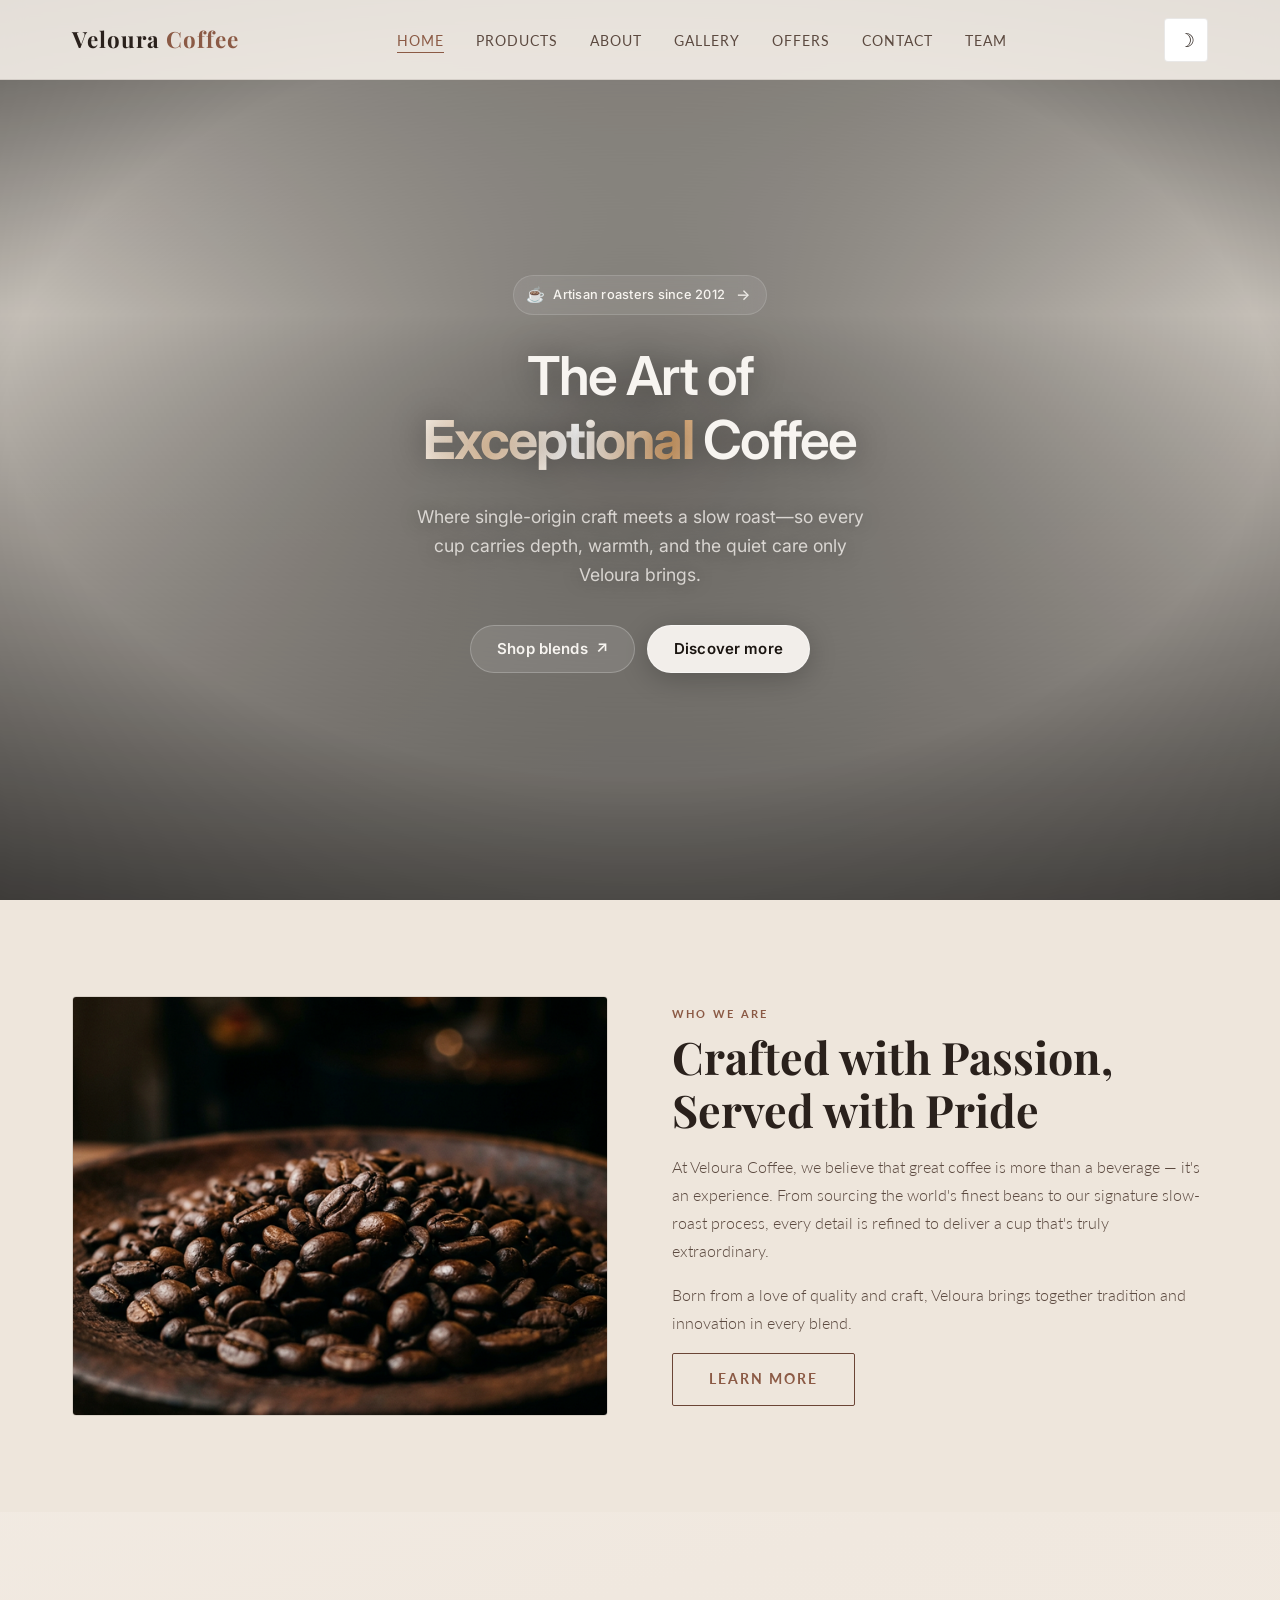
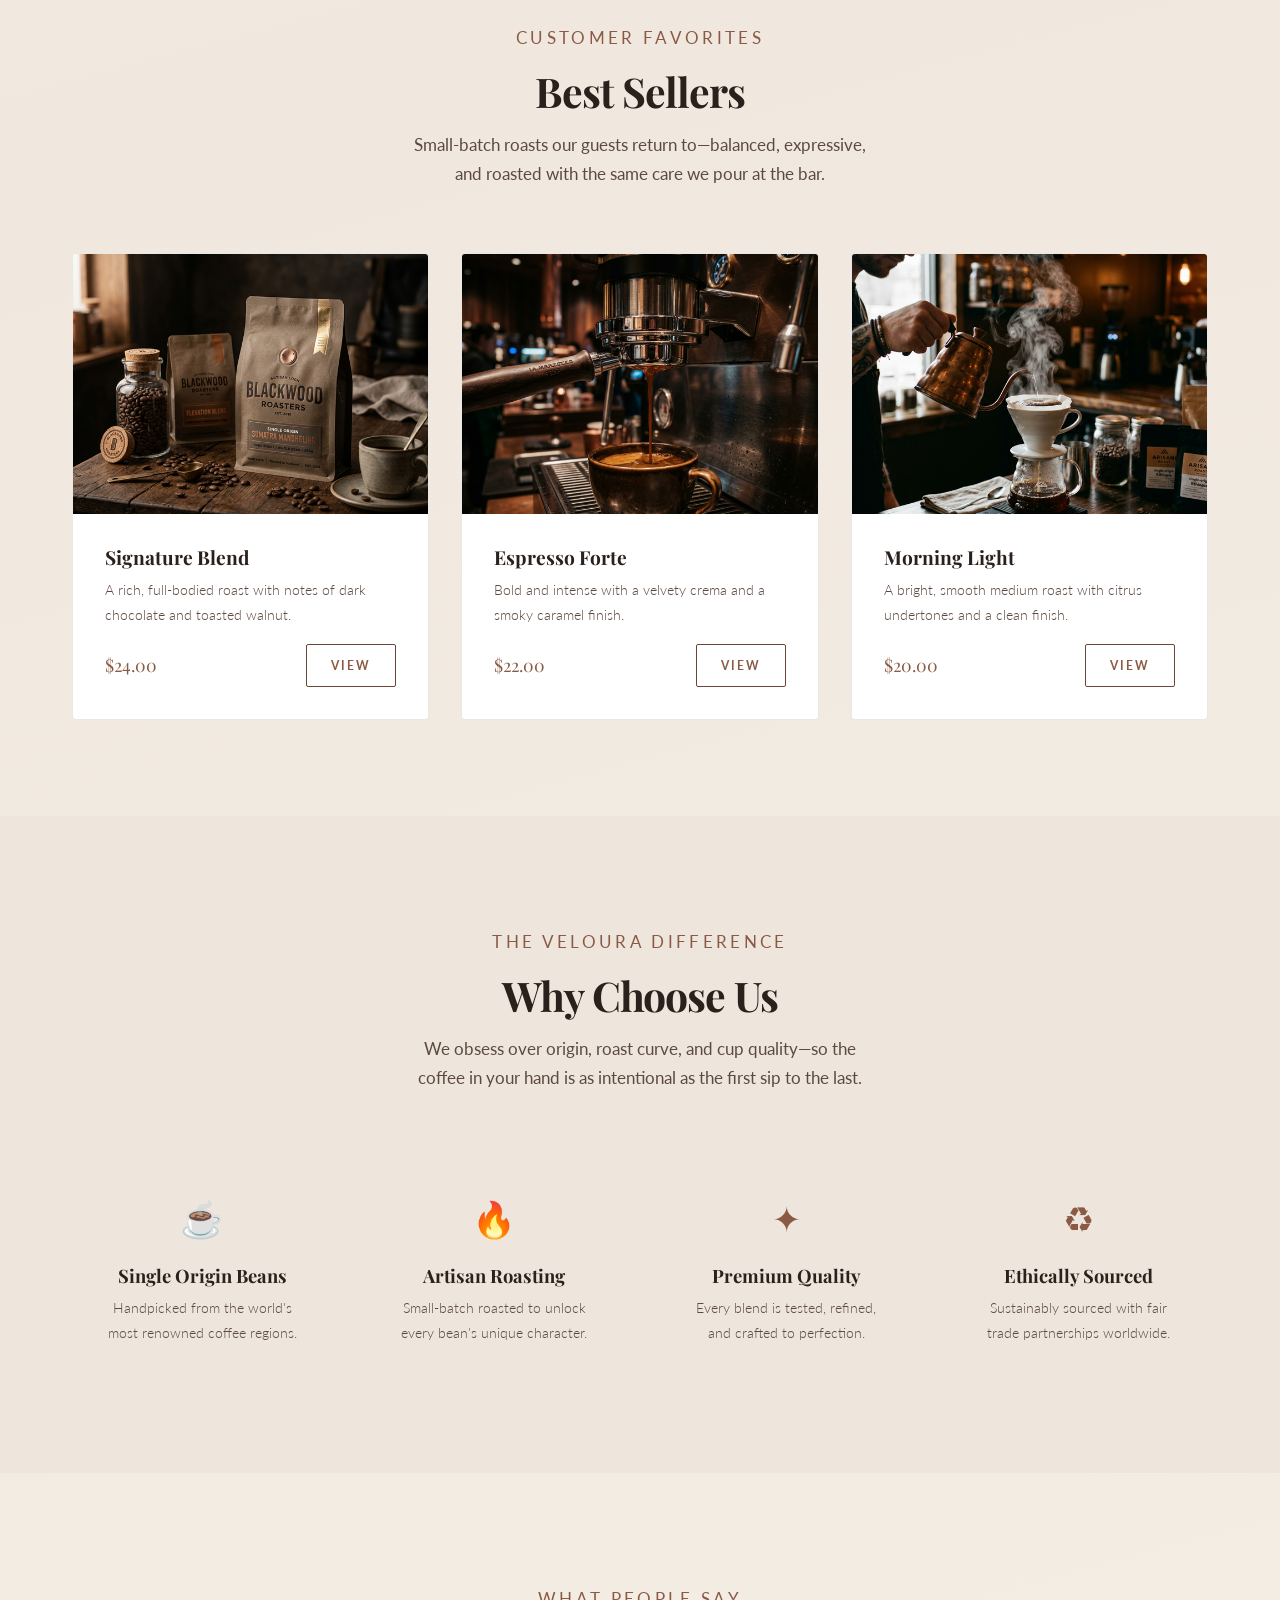
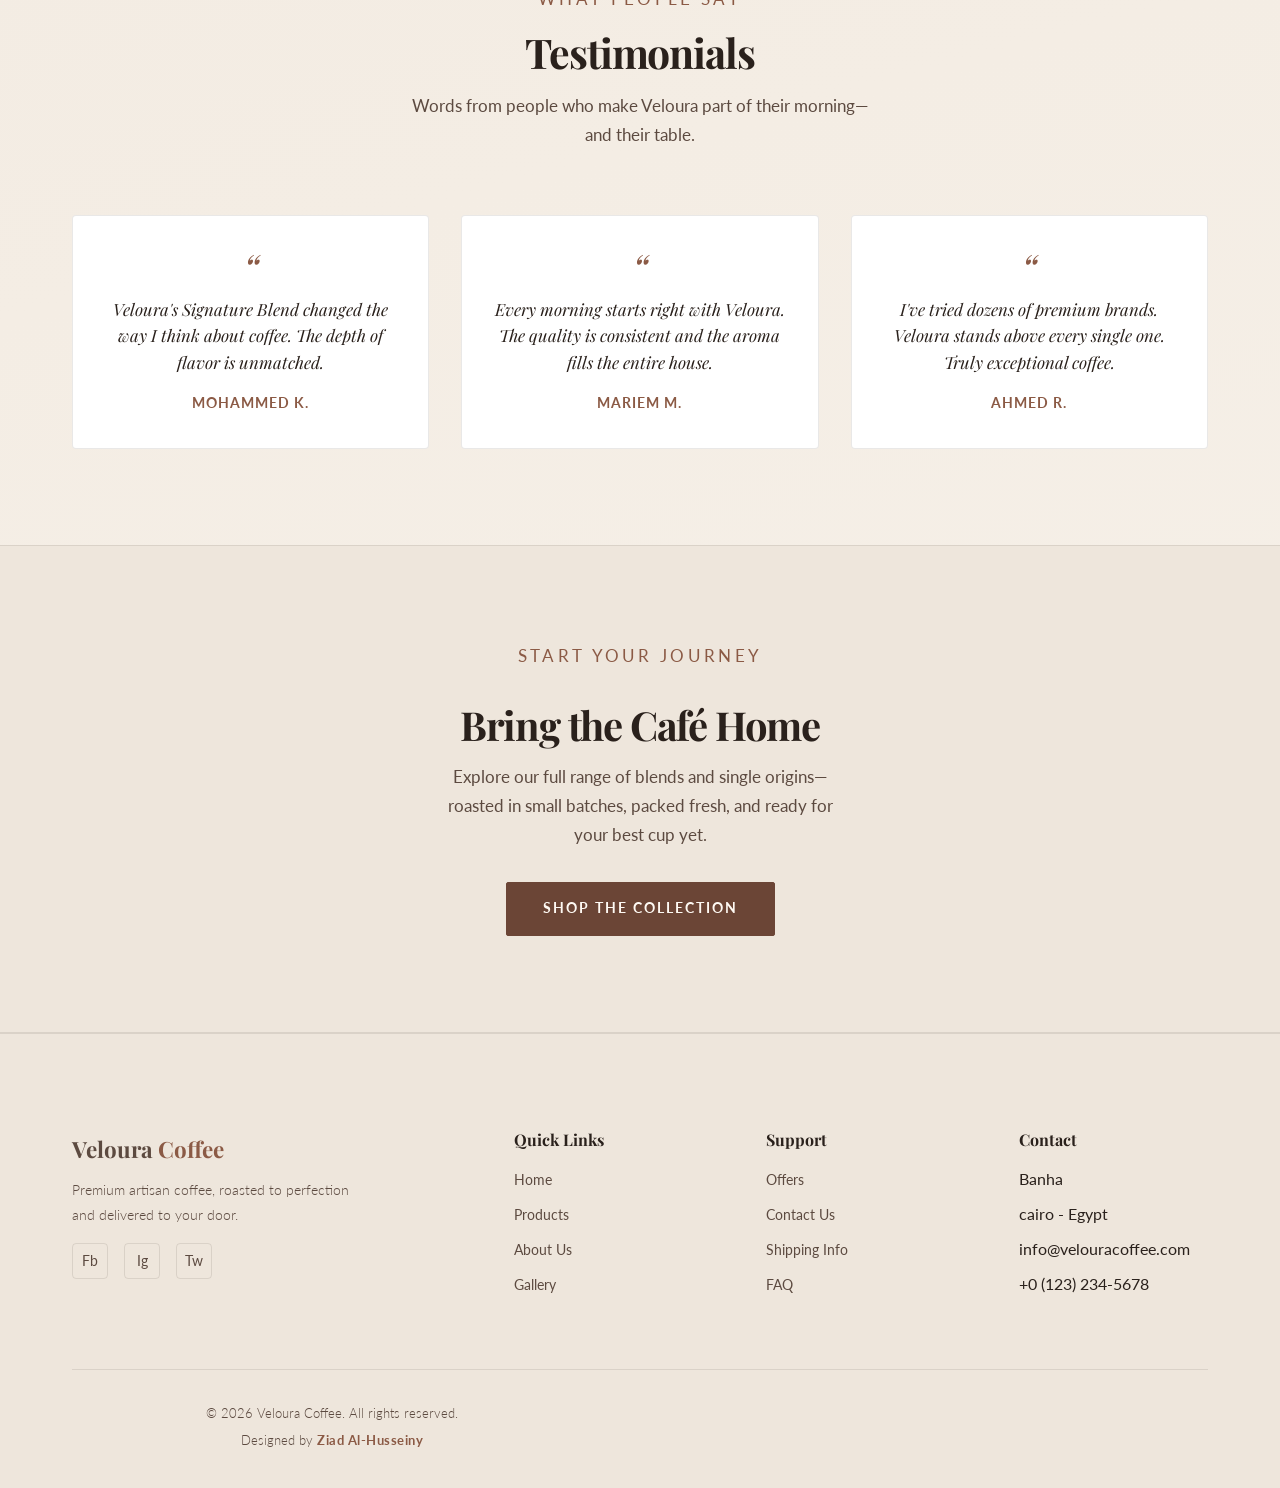
<file: index.html>
<!DOCTYPE html>
<html lang="en">

<head>
  <meta charset="UTF-8">
  <meta name="viewport" content="width=device-width, initial-scale=1.0">
  <meta name="description"
    content="Veloura Coffee — Premium artisan coffee roasted to perfection. Experience the finest beans from around the world.">
  <title>Veloura Coffee — Premium Artisan Coffee</title>
  <script>
    (function () {
      try {
        if (localStorage.getItem('veloura-theme') === 'dark') {
          document.documentElement.setAttribute('data-theme', 'dark');
        }
      } catch (e) {}
    })();
  </script>
  <link rel="stylesheet" href="css/style.css">
</head>

<body>

  <!-- ===== NAVBAR ===== -->
  <nav class="navbar" id="navbar">
    <div class="container">
      <a href="index.html" class="navbar__logo">Veloura <span>Coffee</span></a>
      <ul class="navbar__links" id="nav-links">
        <li><a href="index.html">Home</a></li>
        <li><a href="products.html">Products</a></li>
        <li><a href="about.html">About</a></li>
        <li><a href="gallery.html">Gallery</a></li>
        <li><a href="offers.html">Offers</a></li>
        <li><a href="contact.html">Contact</a></li>
        <li><a href="team.html">Team</a></li>
      </ul>
      <div class="navbar__actions">
        <button type="button" class="theme-toggle" id="theme-toggle" aria-pressed="false" title="Switch theme" aria-label="Switch to dark mode">
          <span class="theme-toggle__icon theme-toggle__icon--sun" aria-hidden="true">&#9728;</span>
          <span class="theme-toggle__icon theme-toggle__icon--moon" aria-hidden="true">&#9789;</span>
        </button>
        <div class="navbar__toggle" id="nav-toggle">
        <span></span>
        <span></span>
        <span></span>
        </div>
      </div>
    </div>
  </nav>

  <!-- ===== HERO (full-width background video: place file at assets/videos/hero-veloura.mp4) ===== -->
  <section class="hero" id="hero">
    <div class="hero__bg-video" aria-hidden="true">
      <video class="hero__video" autoplay muted loop playsinline preload="auto">
        <source src="assets/videos/hero-veloura.mp4" type="video/mp4" />
      </video>
    </div>
    <div class="hero__coffee-gradient" aria-hidden="true"></div>
    <div class="hero__scrim" aria-hidden="true"></div>
    <div class="container container--hero">
      <div class="hero__content hero__content--center hero__content--animate">
        <a href="about.html" class="hero__badge">
          <span class="hero__badge-icon" aria-hidden="true">☕</span>
          <span class="hero__badge-text">Artisan roasters since 2012</span>
          <span class="hero__badge-arrow" aria-hidden="true">→</span>
        </a>
        <h1 class="hero__title">
          The Art of
          <span class="hero__title-line2"><span class="hero__title-strong hero__title-shimmer">Exceptional</span> Coffee</span>
        </h1>
        <p class="hero__lead">Where single-origin craft meets a slow roast—so every cup carries depth, warmth, and the quiet care only Veloura brings.</p>
        <div class="hero__buttons">
          <a href="products.html" class="btn btn--hero btn--hero-glass">Shop blends <span class="btn__arr" aria-hidden="true">↗</span></a>
          <a href="about.html" class="btn btn--hero btn--hero-solid">Discover more</a>
        </div>
      </div>
    </div>
  </section>

  <!-- ===== BRAND INTRO ===== -->
  <section class="section section--alt" id="intro">
    <div class="container">
      <div class="split reveal">
        <div class="split__img">
          <img src="assets/images/coffee-beans.png" alt="Freshly roasted coffee beans">
        </div>
        <div class="split__content">
          <p class="section-label">Who We Are</p>
          <h2>Crafted with Passion, <br>Served with Pride</h2>
          <p>At Veloura Coffee, we believe that great coffee is more than a beverage — it's an experience. From sourcing
            the world's finest beans to our signature slow-roast process, every detail is refined to deliver a cup
            that's truly extraordinary.</p>
          <p>Born from a love of quality and craft, Veloura brings together tradition and innovation in every blend.</p>
          <a href="about.html" class="btn btn--outline">Learn More</a>
        </div>
      </div>
    </div>
  </section>

  <!-- ===== BEST SELLERS ===== -->
  <section class="section" id="bestsellers">
    <div class="container">
      <div class="section-header reveal">
        <p class="section-label">Customer Favorites</p>
        <h2>Best Sellers</h2>
        <p>Small-batch roasts our guests return to—balanced, expressive, and roasted with the same care we pour at the bar.</p>
      </div>
      <div class="grid grid--3 reveal">
        <!-- Card 1 -->
        <div class="card">
          <img src="assets/images/coffee-bag.png" alt="Veloura Signature Blend" class="card__img">
          <div class="card__body">
            <h3 class="card__title">Signature Blend</h3>
            <p class="card__text">A rich, full-bodied roast with notes of dark chocolate and toasted walnut.</p>
            <div class="card__footer">
              <span class="card__price">$24.00</span>
              <a href="products.html" class="btn btn--sm btn--outline">View</a>
            </div>
          </div>
        </div>
        <!-- Card 2 -->
        <div class="card">
          <img src="assets/images/espresso-machine.png" alt="Veloura Espresso Forte" class="card__img">
          <div class="card__body">
            <h3 class="card__title">Espresso Forte</h3>
            <p class="card__text">Bold and intense with a velvety crema and a smoky caramel finish.</p>
            <div class="card__footer">
              <span class="card__price">$22.00</span>
              <a href="products.html" class="btn btn--sm btn--outline">View</a>
            </div>
          </div>
        </div>
        <!-- Card 3 -->
        <div class="card">
          <img src="assets/images/pour-over.png" alt="Veloura Morning Light" class="card__img">
          <div class="card__body">
            <h3 class="card__title">Morning Light</h3>
            <p class="card__text">A bright, smooth medium roast with citrus undertones and a clean finish.</p>
            <div class="card__footer">
              <span class="card__price">$20.00</span>
              <a href="products.html" class="btn btn--sm btn--outline">View</a>
            </div>
          </div>
        </div>
      </div>
    </div>
  </section>

  <!-- ===== WHY CHOOSE US ===== -->
  <section class="section section--alt" id="why-us">
    <div class="container">
      <div class="section-header reveal">
        <p class="section-label">The Veloura Difference</p>
        <h2>Why Choose Us</h2>
        <p>We obsess over origin, roast curve, and cup quality—so the coffee in your hand is as intentional as the first sip to the last.</p>
      </div>
      <div class="grid grid--4 reveal">
        <div class="feature">
          <div class="feature__icon">☕</div>
          <h4 class="feature__title">Single Origin Beans</h4>
          <p class="feature__text">Handpicked from the world's most renowned coffee regions.</p>
        </div>
        <div class="feature">
          <div class="feature__icon">🔥</div>
          <h4 class="feature__title">Artisan Roasting</h4>
          <p class="feature__text">Small-batch roasted to unlock every bean's unique character.</p>
        </div>
        <div class="feature">
          <div class="feature__icon">✦</div>
          <h4 class="feature__title">Premium Quality</h4>
          <p class="feature__text">Every blend is tested, refined, and crafted to perfection.</p>
        </div>
        <div class="feature">
          <div class="feature__icon">♻</div>
          <h4 class="feature__title">Ethically Sourced</h4>
          <p class="feature__text">Sustainably sourced with fair trade partnerships worldwide.</p>
        </div>
      </div>
    </div>
  </section>

  <!-- ===== TESTIMONIALS ===== -->
  <section class="section" id="testimonials">
    <div class="container">
      <div class="section-header reveal">
        <p class="section-label">What People Say</p>
        <h2>Testimonials</h2>
        <p>Words from people who make Veloura part of their morning—and their table.</p>
      </div>
      <div class="grid grid--3 reveal">
        <div class="testimonial">
          <p class="testimonial__quote">Veloura's Signature Blend changed the way I think about coffee. The depth of
            flavor is unmatched.</p>
          <p class="testimonial__author">Mohammed K.</p>
        </div>
        <div class="testimonial">
          <p class="testimonial__quote">Every morning starts right with Veloura. The quality is consistent and the aroma
            fills the entire house.</p>
          <p class="testimonial__author">Mariem M.</p>
        </div>
        <div class="testimonial">
          <p class="testimonial__quote">I've tried dozens of premium brands. Veloura stands above every single one.
            Truly exceptional coffee.</p>
          <p class="testimonial__author">Ahmed R.</p>
        </div>
      </div>
    </div>
  </section>

  <!-- ===== CTA ===== -->
  <section class="cta reveal">
    <div class="container cta__inner">
      <p class="section-label">Start Your Journey</p>
      <h2>Bring the Café Home</h2>
      <p>Explore our full range of blends and single origins—roasted in small batches, packed fresh, and ready for your best cup yet.</p>
      <a href="products.html" class="btn btn--primary">Shop the Collection</a>
    </div>
  </section>

  <!-- ===== FOOTER ===== -->
  <footer class="footer">
    <div class="container">
      <div class="footer__grid">
        <div>
          <p class="footer__brand-name">Veloura <span>Coffee</span></p>
          <p class="footer__tagline">Premium artisan coffee, roasted to perfection and delivered to your door.</p>
          <div class="footer__social">
            <a href="#" aria-label="Facebook">Fb</a>
            <a href="#" aria-label="Instagram">Ig</a>
            <a href="#" aria-label="Twitter">Tw</a>
          </div>
        </div>
        <div>
          <h4 class="footer__heading">Quick Links</h4>
          <ul class="footer__links">
            <li><a href="index.html">Home</a></li>
            <li><a href="products.html">Products</a></li>
            <li><a href="about.html">About Us</a></li>
            <li><a href="gallery.html">Gallery</a></li>
          </ul>
        </div>
        <div>
          <h4 class="footer__heading">Support</h4>
          <ul class="footer__links">
            <li><a href="offers.html">Offers</a></li>
            <li><a href="contact.html">Contact Us</a></li>
            <li><a href="#">Shipping Info</a></li>
            <li><a href="#">FAQ</a></li>
          </ul>
        </div>
        <div>
          <h4 class="footer__heading">Contact</h4>
          <ul class="footer__links">
            <li>Banha</li>
            <li>cairo - Egypt</li>
            <li>info@velouracoffee.com</li>
            <li>+0 (123) 234-5678</li>
          </ul>
        </div>
      </div>
      <div class="footer__bottom">
        <p>&copy; 2026 Veloura Coffee. All rights reserved.</p>
        <p>Designed by <a href="https://www.linkedin.com/in/ziad-al-husseiny-79581132b/?lipi=urn%3Ali%3Apage%3Ad_flagship3_profile_view_base_contact_details%3BVVFve%2FhvR7aaU4E5f2c5Cg%3D%3D" target="_blank" rel="noopener noreferrer" class="footer__designer">Ziad Al-Husseiny</a></p>
      </div>
    </div>
  </footer>

  <script src="js/main.js"></script>
</body>

</html>
</file>
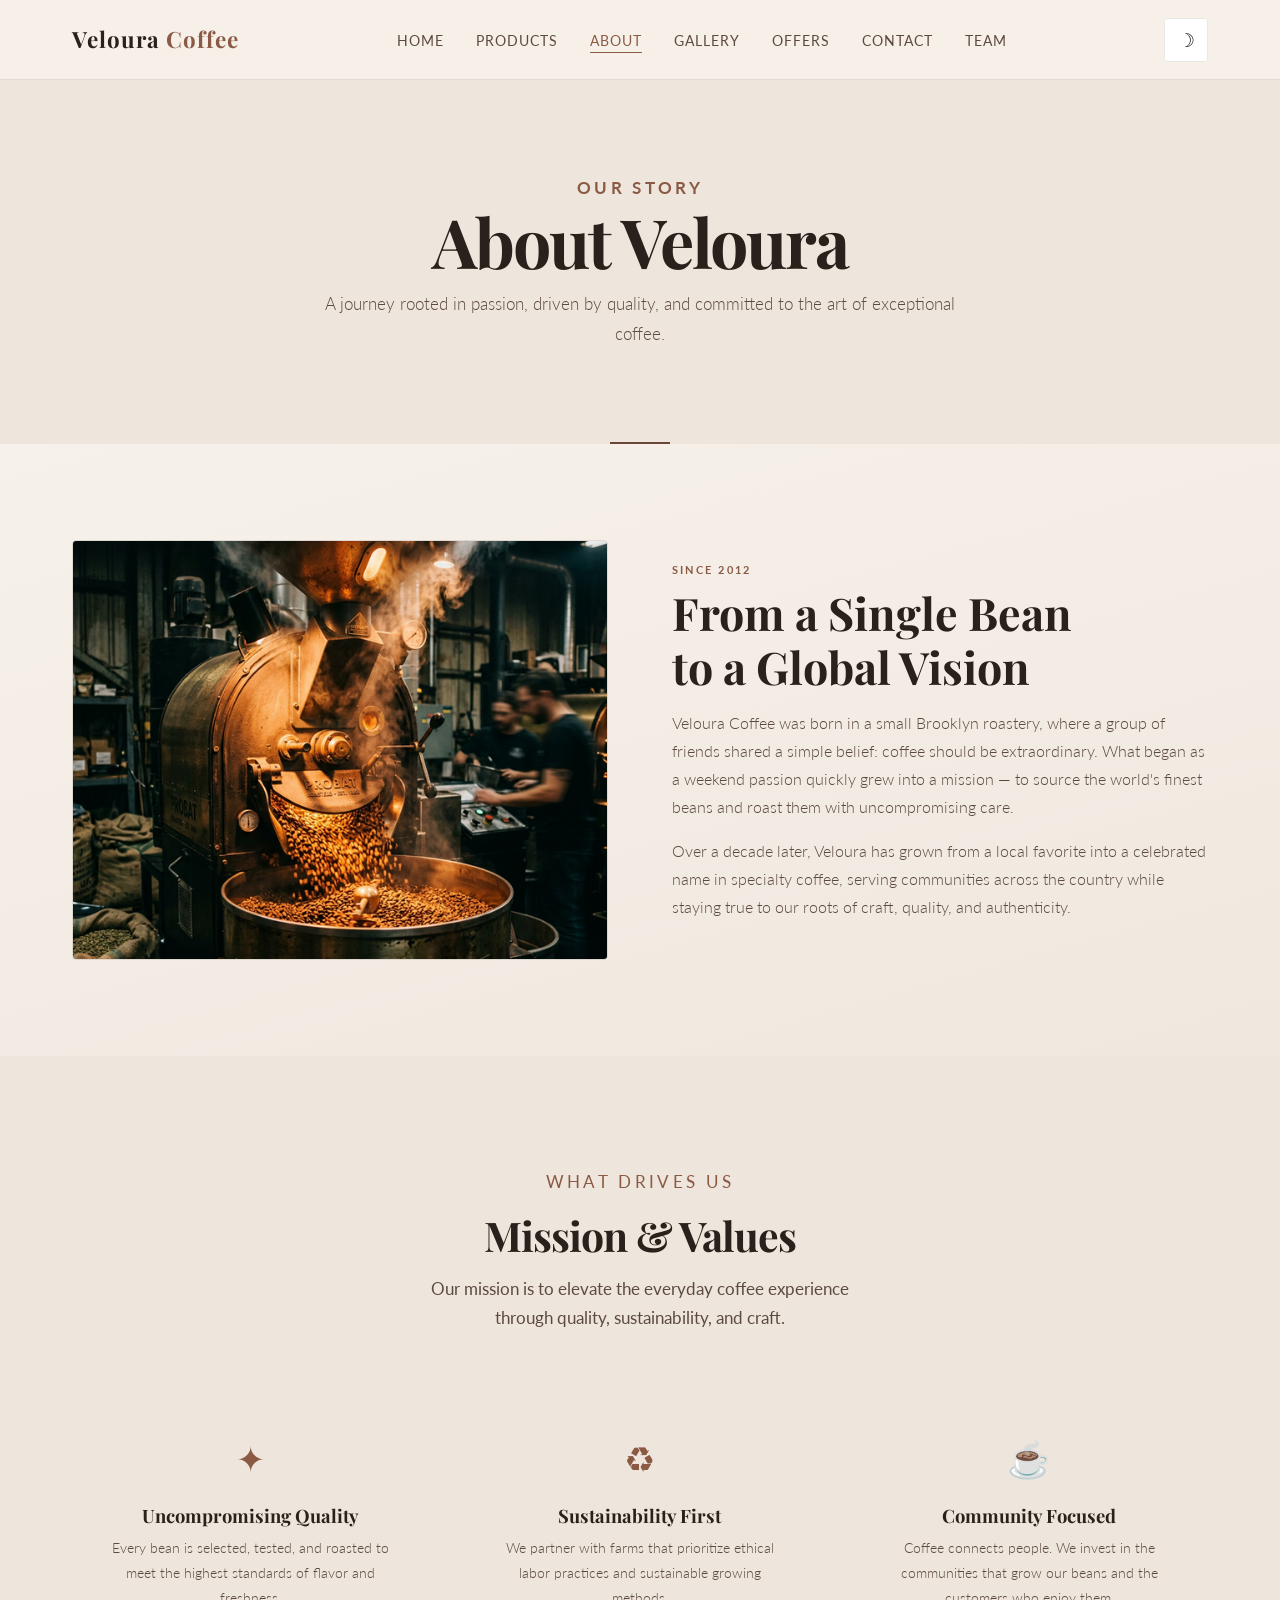
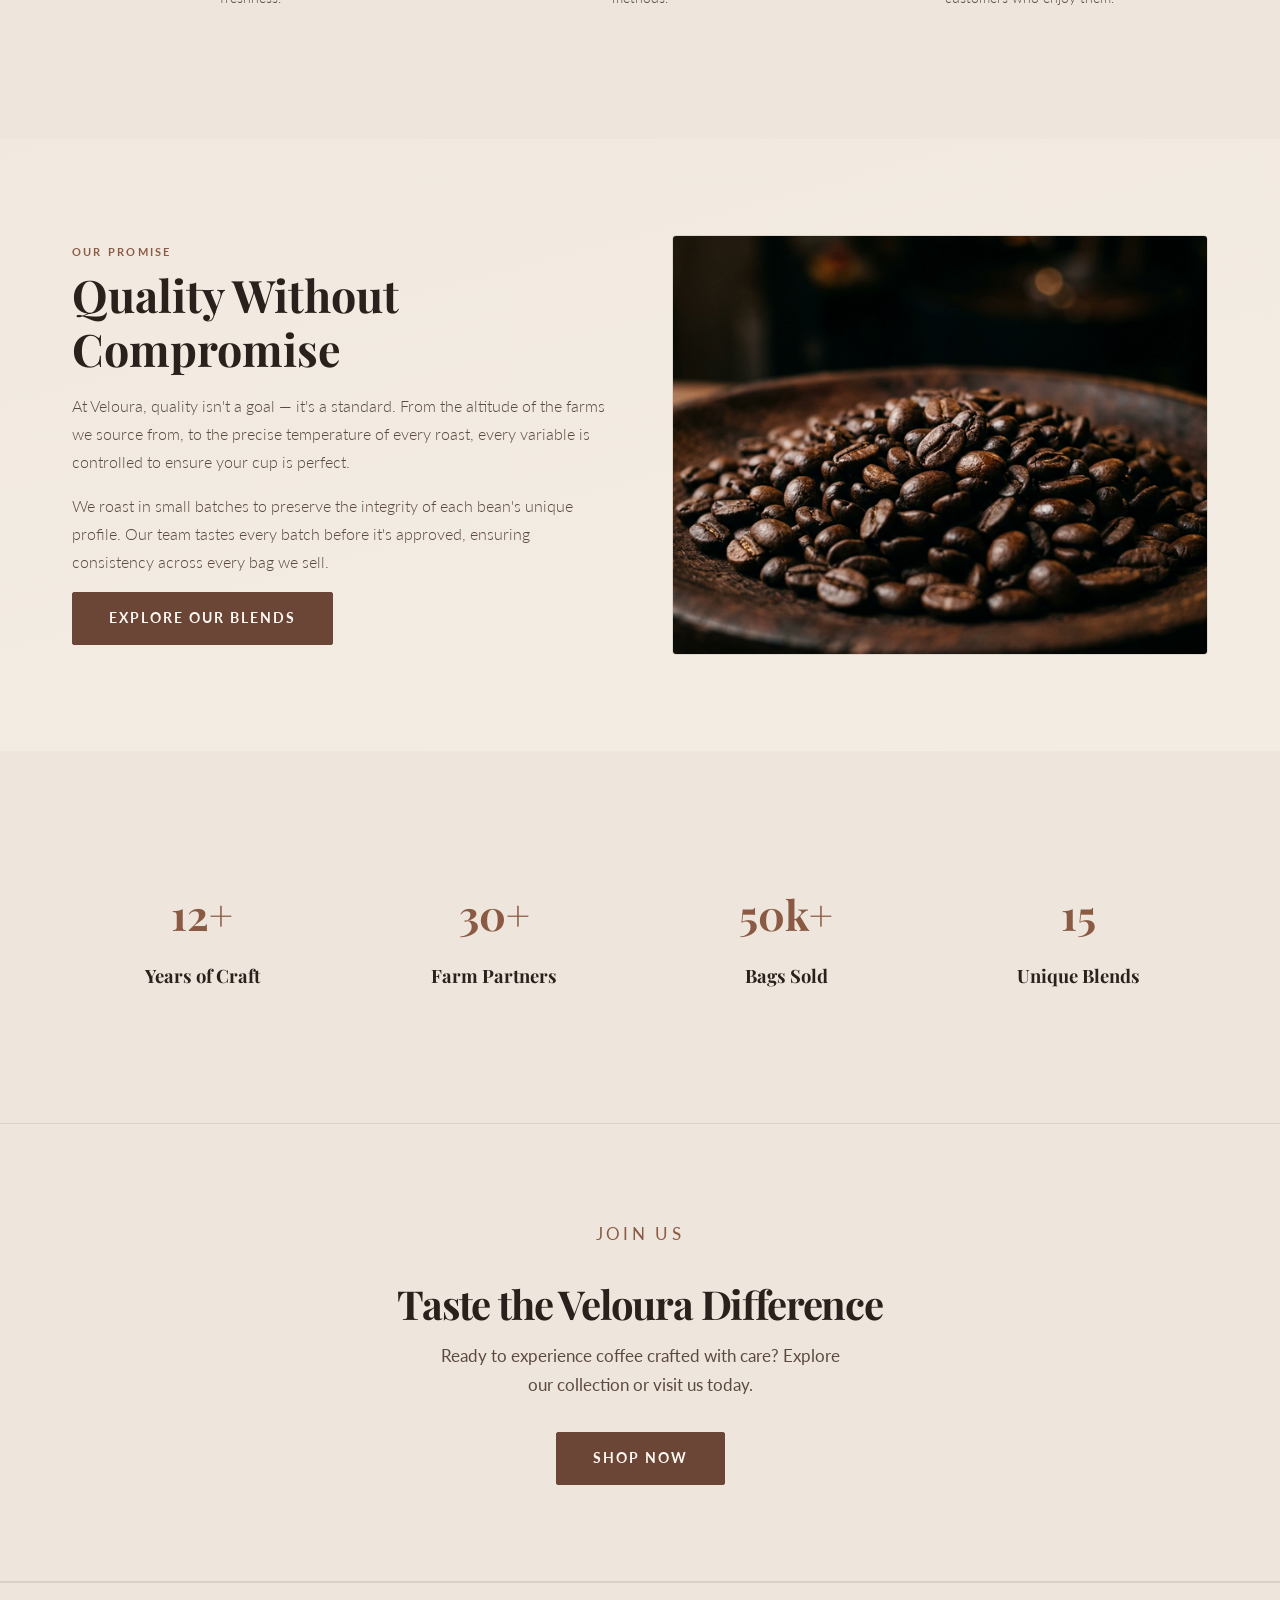
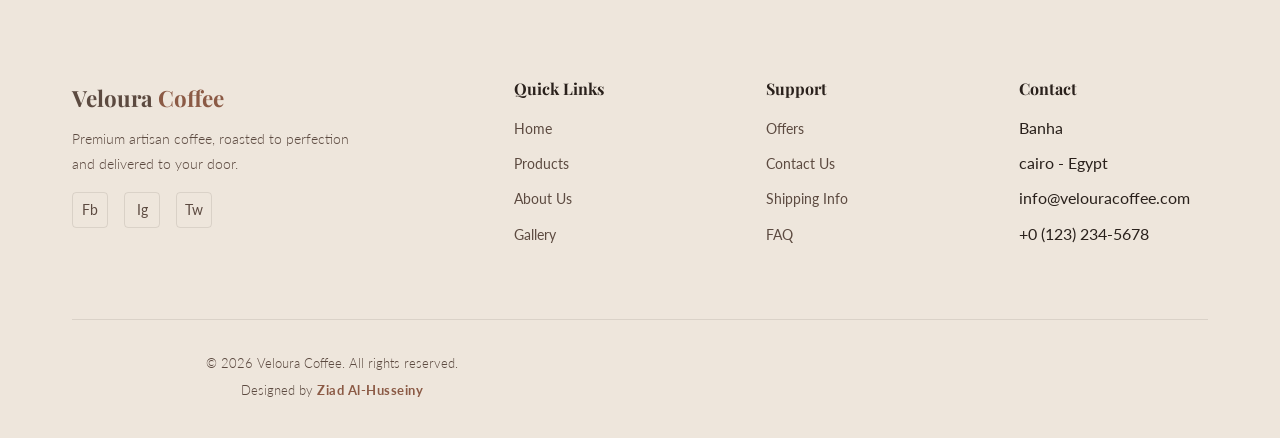
<file: about.html>
<!DOCTYPE html>
<html lang="en">

<head>
  <meta charset="UTF-8">
  <meta name="viewport" content="width=device-width, initial-scale=1.0">
  <meta name="description"
    content="Learn about Veloura Coffee — our story, mission, values, and commitment to crafting the finest artisan coffee.">
  <title>About Us — Veloura Coffee</title>
  <script>
    (function () {
      try {
        if (localStorage.getItem('veloura-theme') === 'dark') {
          document.documentElement.setAttribute('data-theme', 'dark');
        }
      } catch (e) {}
    })();
  </script>
  <link rel="stylesheet" href="css/style.css">
</head>

<body>

  <!-- ===== NAVBAR ===== -->
  <nav class="navbar" id="navbar">
    <div class="container">
      <a href="index.html" class="navbar__logo">Veloura <span>Coffee</span></a>
      <ul class="navbar__links" id="nav-links">
        <li><a href="index.html">Home</a></li>
        <li><a href="products.html">Products</a></li>
        <li><a href="about.html">About</a></li>
        <li><a href="gallery.html">Gallery</a></li>
        <li><a href="offers.html">Offers</a></li>
        <li><a href="contact.html">Contact</a></li>
        <li><a href="team.html">Team</a></li>
      </ul>
      <div class="navbar__actions">
        <button type="button" class="theme-toggle" id="theme-toggle" aria-pressed="false" title="Switch theme" aria-label="Switch to dark mode">
          <span class="theme-toggle__icon theme-toggle__icon--sun" aria-hidden="true">&#9728;</span>
          <span class="theme-toggle__icon theme-toggle__icon--moon" aria-hidden="true">&#9789;</span>
        </button>
        <div class="navbar__toggle" id="nav-toggle">
        <span></span>
        <span></span>
        <span></span>
        </div>
      </div>
    </div>
  </nav>

  <!-- ===== PAGE BANNER ===== -->
  <section class="page-banner">
    <div class="container">
      <p class="section-label">Our Story</p>
      <h1>About Veloura</h1>
      <p>A journey rooted in passion, driven by quality, and committed to the art of exceptional coffee.</p>
    </div>
  </section>

  <!-- ===== COMPANY STORY ===== -->
  <section class="section" id="story">
    <div class="container">
      <div class="split reveal">
        <div class="split__img">
          <img src="assets/images/coffee-roasting.png" alt="Veloura Coffee roasting process">
        </div>
        <div class="split__content">
          <p class="section-label">Since 2012</p>
          <h2>From a Single Bean <br>to a Global Vision</h2>
          <p>Veloura Coffee was born in a small Brooklyn roastery, where a group of friends shared a simple belief:
            coffee should be extraordinary. What began as a weekend passion quickly grew into a mission — to source the
            world's finest beans and roast them with uncompromising care.</p>
          <p>Over a decade later, Veloura has grown from a local favorite into a celebrated name in specialty coffee,
            serving communities across the country while staying true to our roots of craft, quality, and authenticity.
          </p>
        </div>
      </div>
    </div>
  </section>

  <!-- ===== MISSION & VALUES ===== -->
  <section class="section section--alt" id="mission">
    <div class="container">
      <div class="section-header reveal">
        <p class="section-label">What Drives Us</p>
        <h2>Mission &amp; Values</h2>
        <p>Our mission is to elevate the everyday coffee experience through quality, sustainability, and craft.</p>
      </div>
      <div class="grid grid--3 reveal">
        <div class="feature">
          <div class="feature__icon">✦</div>
          <h4 class="feature__title">Uncompromising Quality</h4>
          <p class="feature__text">Every bean is selected, tested, and roasted to meet the highest standards of flavor
            and freshness.</p>
        </div>
        <div class="feature">
          <div class="feature__icon">♻</div>
          <h4 class="feature__title">Sustainability First</h4>
          <p class="feature__text">We partner with farms that prioritize ethical labor practices and sustainable growing
            methods.</p>
        </div>
        <div class="feature">
          <div class="feature__icon">☕</div>
          <h4 class="feature__title">Community Focused</h4>
          <p class="feature__text">Coffee connects people. We invest in the communities that grow our beans and the
            customers who enjoy them.</p>
        </div>
      </div>
    </div>
  </section>

  <!-- ===== QUALITY PROMISE ===== -->
  <section class="section" id="quality">
    <div class="container">
      <div class="split reveal">
        <div class="split__content">
          <p class="section-label">Our Promise</p>
          <h2>Quality Without Compromise</h2>
          <p>At Veloura, quality isn't a goal — it's a standard. From the altitude of the farms we source from, to the
            precise temperature of every roast, every variable is controlled to ensure your cup is perfect.</p>
          <p>We roast in small batches to preserve the integrity of each bean's unique profile. Our team tastes every
            batch before it's approved, ensuring consistency across every bag we sell.</p>
          <a href="products.html" class="btn btn--primary">Explore Our Blends</a>
        </div>
        <div class="split__img">
          <img src="assets/images/coffee-beans.png" alt="Premium roasted coffee beans">
        </div>
      </div>
    </div>
  </section>

  <!-- ===== STATS / HIGHLIGHTS ===== -->
  <section class="section section--alt" id="highlights">
    <div class="container">
      <div class="grid grid--4 reveal text-center">
        <div class="feature">
          <div class="feature__icon text-bronze"
            style="font-family:var(--ff-heading);font-size:2.6rem;font-weight:700;">12+</div>
          <h4 class="feature__title">Years of Craft</h4>
        </div>
        <div class="feature">
          <div class="feature__icon text-bronze"
            style="font-family:var(--ff-heading);font-size:2.6rem;font-weight:700;">30+</div>
          <h4 class="feature__title">Farm Partners</h4>
        </div>
        <div class="feature">
          <div class="feature__icon text-bronze"
            style="font-family:var(--ff-heading);font-size:2.6rem;font-weight:700;">50k+</div>
          <h4 class="feature__title">Bags Sold</h4>
        </div>
        <div class="feature">
          <div class="feature__icon text-bronze"
            style="font-family:var(--ff-heading);font-size:2.6rem;font-weight:700;">15</div>
          <h4 class="feature__title">Unique Blends</h4>
        </div>
      </div>
    </div>
  </section>

  <!-- ===== CTA ===== -->
  <section class="cta reveal">
    <div class="container">
      <p class="section-label">Join Us</p>
      <h2>Taste the Veloura Difference</h2>
      <p>Ready to experience coffee crafted with care? Explore our collection or visit us today.</p>
      <a href="products.html" class="btn btn--primary">Shop Now</a>
    </div>
  </section>

  <!-- ===== FOOTER ===== -->
  <footer class="footer">
    <div class="container">
      <div class="footer__grid">
        <div>
          <p class="footer__brand-name">Veloura <span>Coffee</span></p>
          <p class="footer__tagline">Premium artisan coffee, roasted to perfection and delivered to your door.</p>
          <div class="footer__social">
            <a href="#" aria-label="Facebook">Fb</a>
            <a href="#" aria-label="Instagram">Ig</a>
            <a href="#" aria-label="Twitter">Tw</a>
          </div>
        </div>
        <div>
          <h4 class="footer__heading">Quick Links</h4>
          <ul class="footer__links">
            <li><a href="index.html">Home</a></li>
            <li><a href="products.html">Products</a></li>
            <li><a href="about.html">About Us</a></li>
            <li><a href="gallery.html">Gallery</a></li>
          </ul>
        </div>
        <div>
          <h4 class="footer__heading">Support</h4>
          <ul class="footer__links">
            <li><a href="offers.html">Offers</a></li>
            <li><a href="contact.html">Contact Us</a></li>
            <li><a href="#">Shipping Info</a></li>
            <li><a href="#">FAQ</a></li>
          </ul>
        </div>
        <div>
          <h4 class="footer__heading">Contact</h4>
          <ul class="footer__links">
            <li>Banha</li>
            <li>cairo - Egypt</li>
            <li>info@velouracoffee.com</li>
            <li>+0 (123) 234-5678</li>
          </ul>
        </div>
      </div>
      <div class="footer__bottom">
        <p>&copy; 2026 Veloura Coffee. All rights reserved.</p>
        <p>Designed by <a href="https://www.linkedin.com/in/ziad-al-husseiny-79581132b/?lipi=urn%3Ali%3Apage%3Ad_flagship3_profile_view_base_contact_details%3BVVFve%2FhvR7aaU4E5f2c5Cg%3D%3D" target="_blank" rel="noopener noreferrer" class="footer__designer">Ziad Al-Husseiny</a></p>
      </div>
    </div>
  </footer>

  <script src="js/main.js"></script>
</body>

</html>
</file>
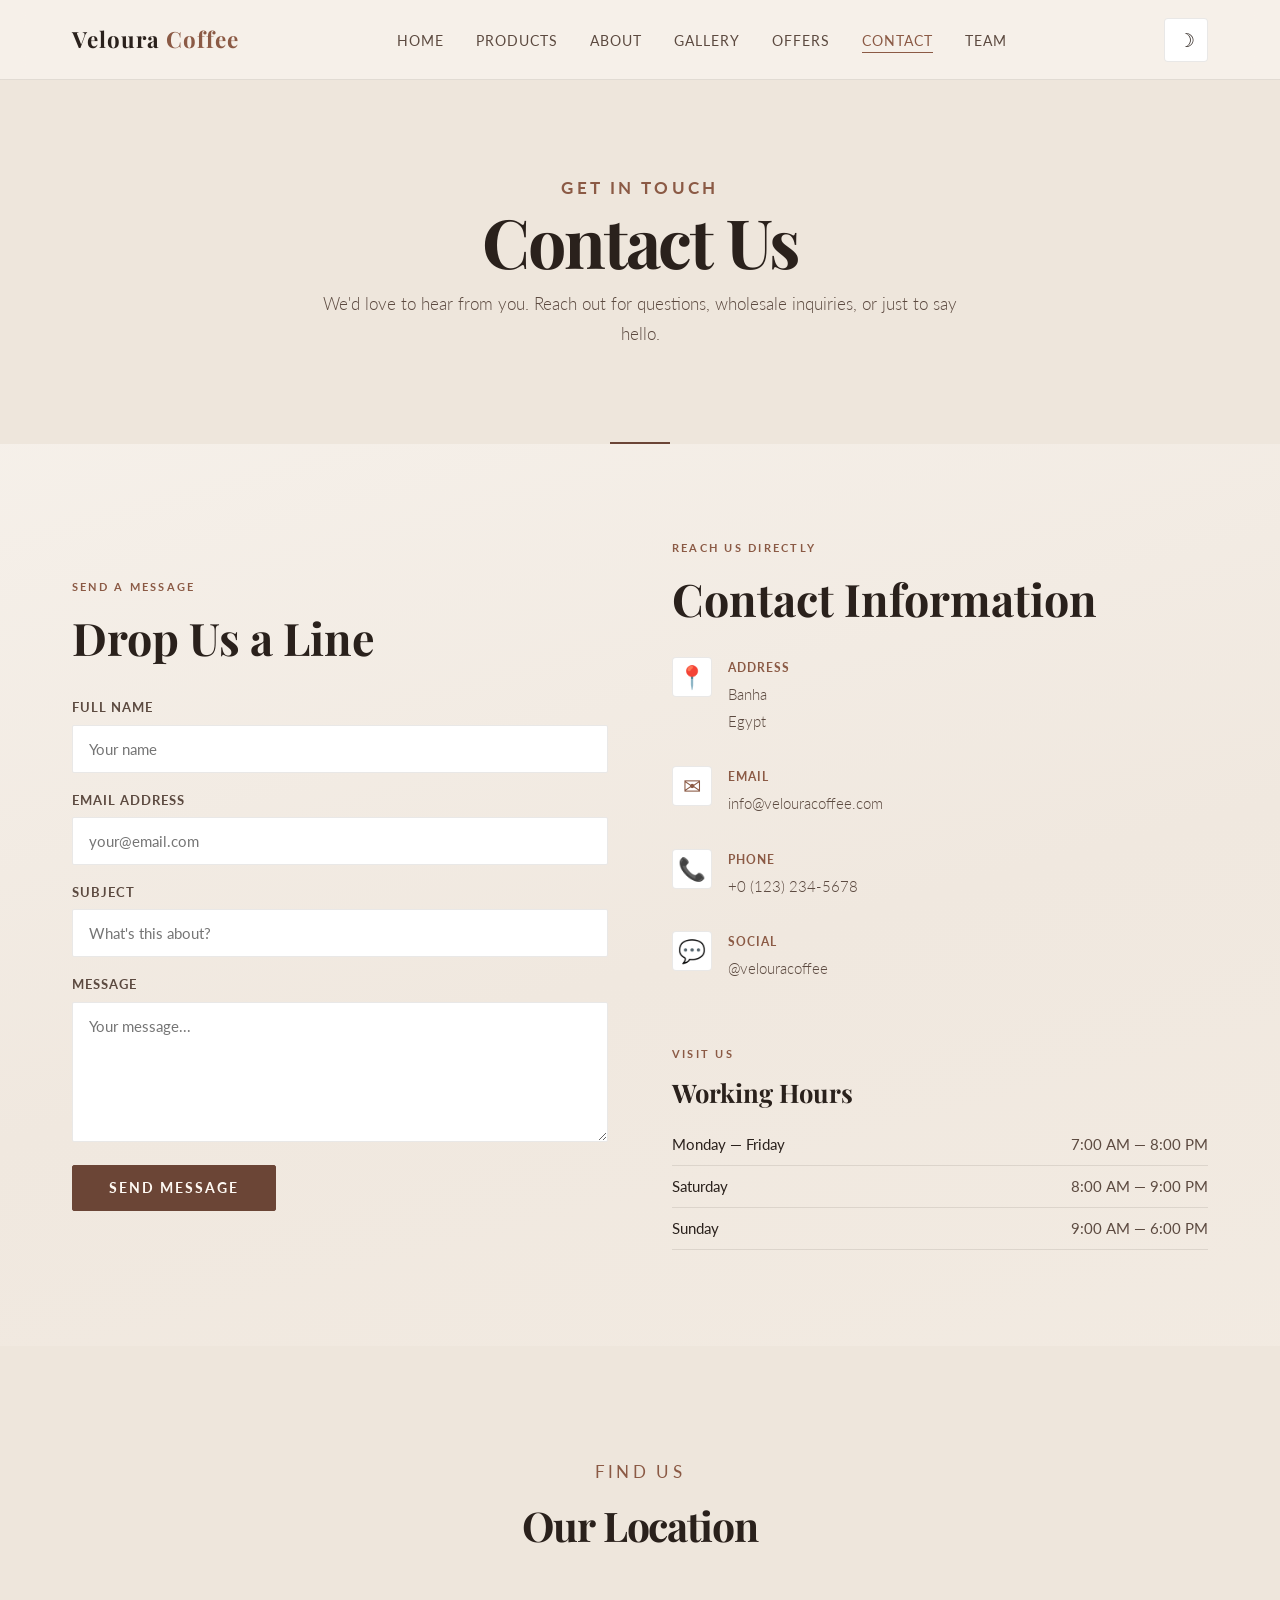
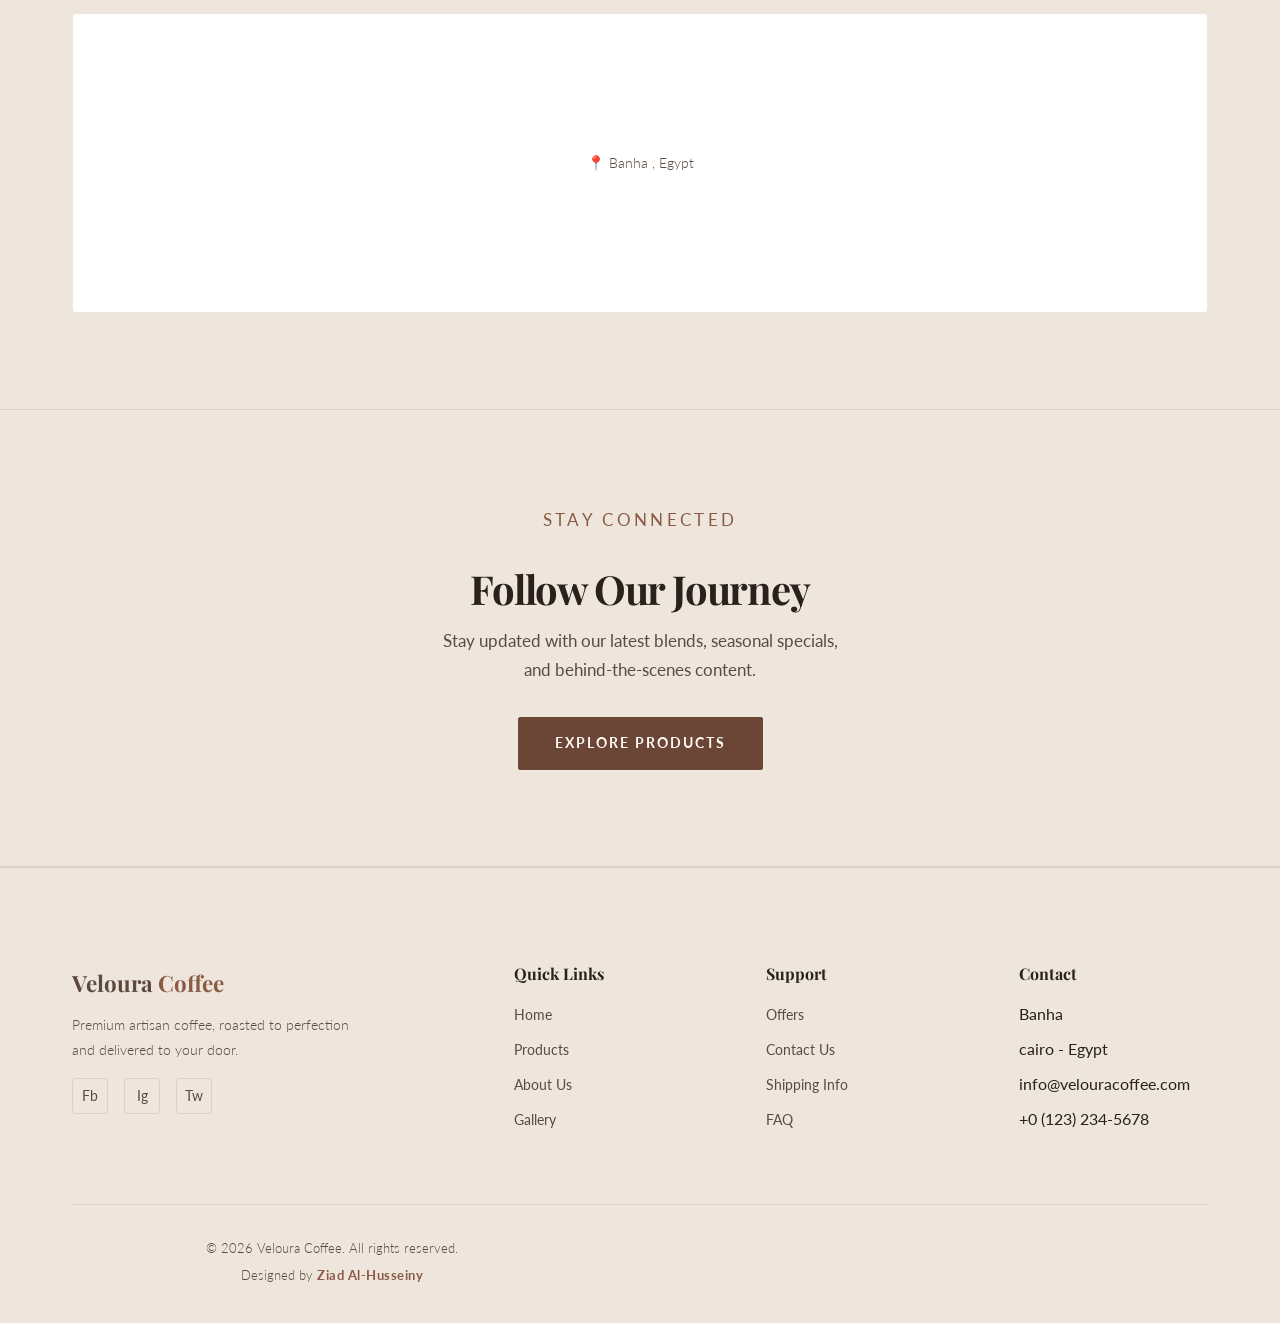
<file: contact.html>
<!DOCTYPE html>
<html lang="en">

<head>
  <meta charset="UTF-8">
  <meta name="viewport" content="width=device-width, initial-scale=1.0">
  <meta name="description"
    content="Get in touch with Veloura Coffee — reach out for inquiries, wholesale partnerships, or just to say hello.">
  <title>Contact Us — Veloura Coffee</title>
  <script>
    (function () {
      try {
        if (localStorage.getItem('veloura-theme') === 'dark') {
          document.documentElement.setAttribute('data-theme', 'dark');
        }
      } catch (e) {}
    })();
  </script>
  <link rel="stylesheet" href="css/style.css">
</head>

<body>

  <!-- ===== NAVBAR ===== -->
  <nav class="navbar" id="navbar">
    <div class="container">
      <a href="index.html" class="navbar__logo">Veloura <span>Coffee</span></a>
      <ul class="navbar__links" id="nav-links">
        <li><a href="index.html">Home</a></li>
        <li><a href="products.html">Products</a></li>
        <li><a href="about.html">About</a></li>
        <li><a href="gallery.html">Gallery</a></li>
        <li><a href="offers.html">Offers</a></li>
        <li><a href="contact.html">Contact</a></li>
        <li><a href="team.html">Team</a></li>
      </ul>
      <div class="navbar__actions">
        <button type="button" class="theme-toggle" id="theme-toggle" aria-pressed="false" title="Switch theme" aria-label="Switch to dark mode">
          <span class="theme-toggle__icon theme-toggle__icon--sun" aria-hidden="true">&#9728;</span>
          <span class="theme-toggle__icon theme-toggle__icon--moon" aria-hidden="true">&#9789;</span>
        </button>
        <div class="navbar__toggle" id="nav-toggle">
        <span></span>
        <span></span>
        <span></span>
        </div>
      </div>
    </div>
  </nav>

  <!-- ===== PAGE BANNER ===== -->
  <section class="page-banner">
    <div class="container">
      <p class="section-label">Get in Touch</p>
      <h1>Contact Us</h1>
      <p>We'd love to hear from you. Reach out for questions, wholesale inquiries, or just to say hello.</p>
    </div>
  </section>

  <!-- ===== CONTACT SECTION ===== -->
  <section class="section" id="contact">
    <div class="container">
      <div class="split reveal">
        <!-- Contact Form -->
        <div>
          <p class="section-label">Send a Message</p>
          <h2 class="mb-md">Drop Us a Line</h2>
          <form class="form" id="contact-form">
            <div class="form__group">
              <label class="form__label" for="contact-name">Full Name</label>
              <input class="form__input" type="text" id="contact-name" placeholder="Your name">
              <p class="form__error"></p>
            </div>
            <div class="form__group">
              <label class="form__label" for="contact-email">Email Address</label>
              <input class="form__input" type="email" id="contact-email" placeholder="your@email.com">
              <p class="form__error"></p>
            </div>
            <div class="form__group">
              <label class="form__label" for="contact-subject">Subject</label>
              <input class="form__input" type="text" id="contact-subject" placeholder="What's this about?">
              <p class="form__error"></p>
            </div>
            <div class="form__group">
              <label class="form__label" for="contact-message">Message</label>
              <textarea class="form__textarea" id="contact-message" placeholder="Your message..."></textarea>
              <p class="form__error"></p>
            </div>
            <button type="submit" class="btn btn--primary">Send Message</button>
          </form>
        </div>

        <!-- Contact Info -->
        <div>
          <p class="section-label">Reach Us Directly</p>
          <h2 class="mb-md">Contact Information</h2>
          <div class="contact-info mb-lg">
            <div class="contact-info__item">
              <div class="contact-info__icon">📍</div>
              <div>
                <p class="contact-info__label">Address</p>
                <p class="contact-info__text">Banha<br>Egypt</p>
              </div>
            </div>
            <div class="contact-info__item">
              <div class="contact-info__icon">✉</div>
              <div>
                <p class="contact-info__label">Email</p>
                <p class="contact-info__text">info@velouracoffee.com</p>
              </div>
            </div>
            <div class="contact-info__item">
              <div class="contact-info__icon">📞</div>
              <div>
                <p class="contact-info__label">Phone</p>
                <p class="contact-info__text">+0 (123) 234-5678</p>
              </div>
            </div>
            <div class="contact-info__item">
              <div class="contact-info__icon">💬</div>
              <div>
                <p class="contact-info__label">Social</p>
                <p class="contact-info__text">@velouracoffee</p>
              </div>
            </div>
          </div>

          <!-- Work Hours -->
          <p class="section-label">Visit Us</p>
          <h3 class="mb-sm">Working Hours</h3>
          <ul class="hours-list">
            <li><span>Monday — Friday</span><span>7:00 AM — 8:00 PM</span></li>
            <li><span>Saturday</span><span>8:00 AM — 9:00 PM</span></li>
            <li><span>Sunday</span><span>9:00 AM — 6:00 PM</span></li>
          </ul>
        </div>
      </div>
    </div>
  </section>

  <!-- ===== MAP PLACEHOLDER ===== -->
  <section class="section section--alt" id="map">
    <div class="container reveal">
      <div class="section-header">
        <p class="section-label">Find Us</p>
        <h2>Our Location</h2>
      </div>
      <div class="map-placeholder">
        <p>📍 Banha , Egypt</p>
      </div>
    </div>
  </section>

  <!-- ===== CTA ===== -->
  <section class="cta reveal">
    <div class="container">
      <p class="section-label">Stay Connected</p>
      <h2>Follow Our Journey</h2>
      <p>Stay updated with our latest blends, seasonal specials, and behind-the-scenes content.</p>
      <a href="products.html" class="btn btn--primary">Explore Products</a>
    </div>
  </section>

  <!-- ===== FOOTER ===== -->
  <footer class="footer">
    <div class="container">
      <div class="footer__grid">
        <div>
          <p class="footer__brand-name">Veloura <span>Coffee</span></p>
          <p class="footer__tagline">Premium artisan coffee, roasted to perfection and delivered to your door.</p>
          <div class="footer__social">
            <a href="#" aria-label="Facebook">Fb</a>
            <a href="#" aria-label="Instagram">Ig</a>
            <a href="#" aria-label="Twitter">Tw</a>
          </div>
        </div>
        <div>
          <h4 class="footer__heading">Quick Links</h4>
          <ul class="footer__links">
            <li><a href="index.html">Home</a></li>
            <li><a href="products.html">Products</a></li>
            <li><a href="about.html">About Us</a></li>
            <li><a href="gallery.html">Gallery</a></li>
          </ul>
        </div>
        <div>
          <h4 class="footer__heading">Support</h4>
          <ul class="footer__links">
            <li><a href="offers.html">Offers</a></li>
            <li><a href="contact.html">Contact Us</a></li>
            <li><a href="#">Shipping Info</a></li>
            <li><a href="#">FAQ</a></li>
          </ul>
        </div>
        <div>
          <h4 class="footer__heading">Contact</h4>
          <ul class="footer__links">
            <li>Banha</li>
            <li>cairo - Egypt</li>
            <li>info@velouracoffee.com</li>
            <li>+0 (123) 234-5678</li>
          </ul>
        </div>
      </div>
      <div class="footer__bottom">
        <p>&copy; 2026 Veloura Coffee. All rights reserved.</p>
        <p>Designed by <a href="https://www.linkedin.com/in/ziad-al-husseiny-79581132b/?lipi=urn%3Ali%3Apage%3Ad_flagship3_profile_view_base_contact_details%3BVVFve%2FhvR7aaU4E5f2c5Cg%3D%3D" target="_blank" rel="noopener noreferrer" class="footer__designer">Ziad Al-Husseiny</a></p>
      </div>
    </div>
  </footer>

  <script src="js/main.js"></script>
</body>

</html>
</file>
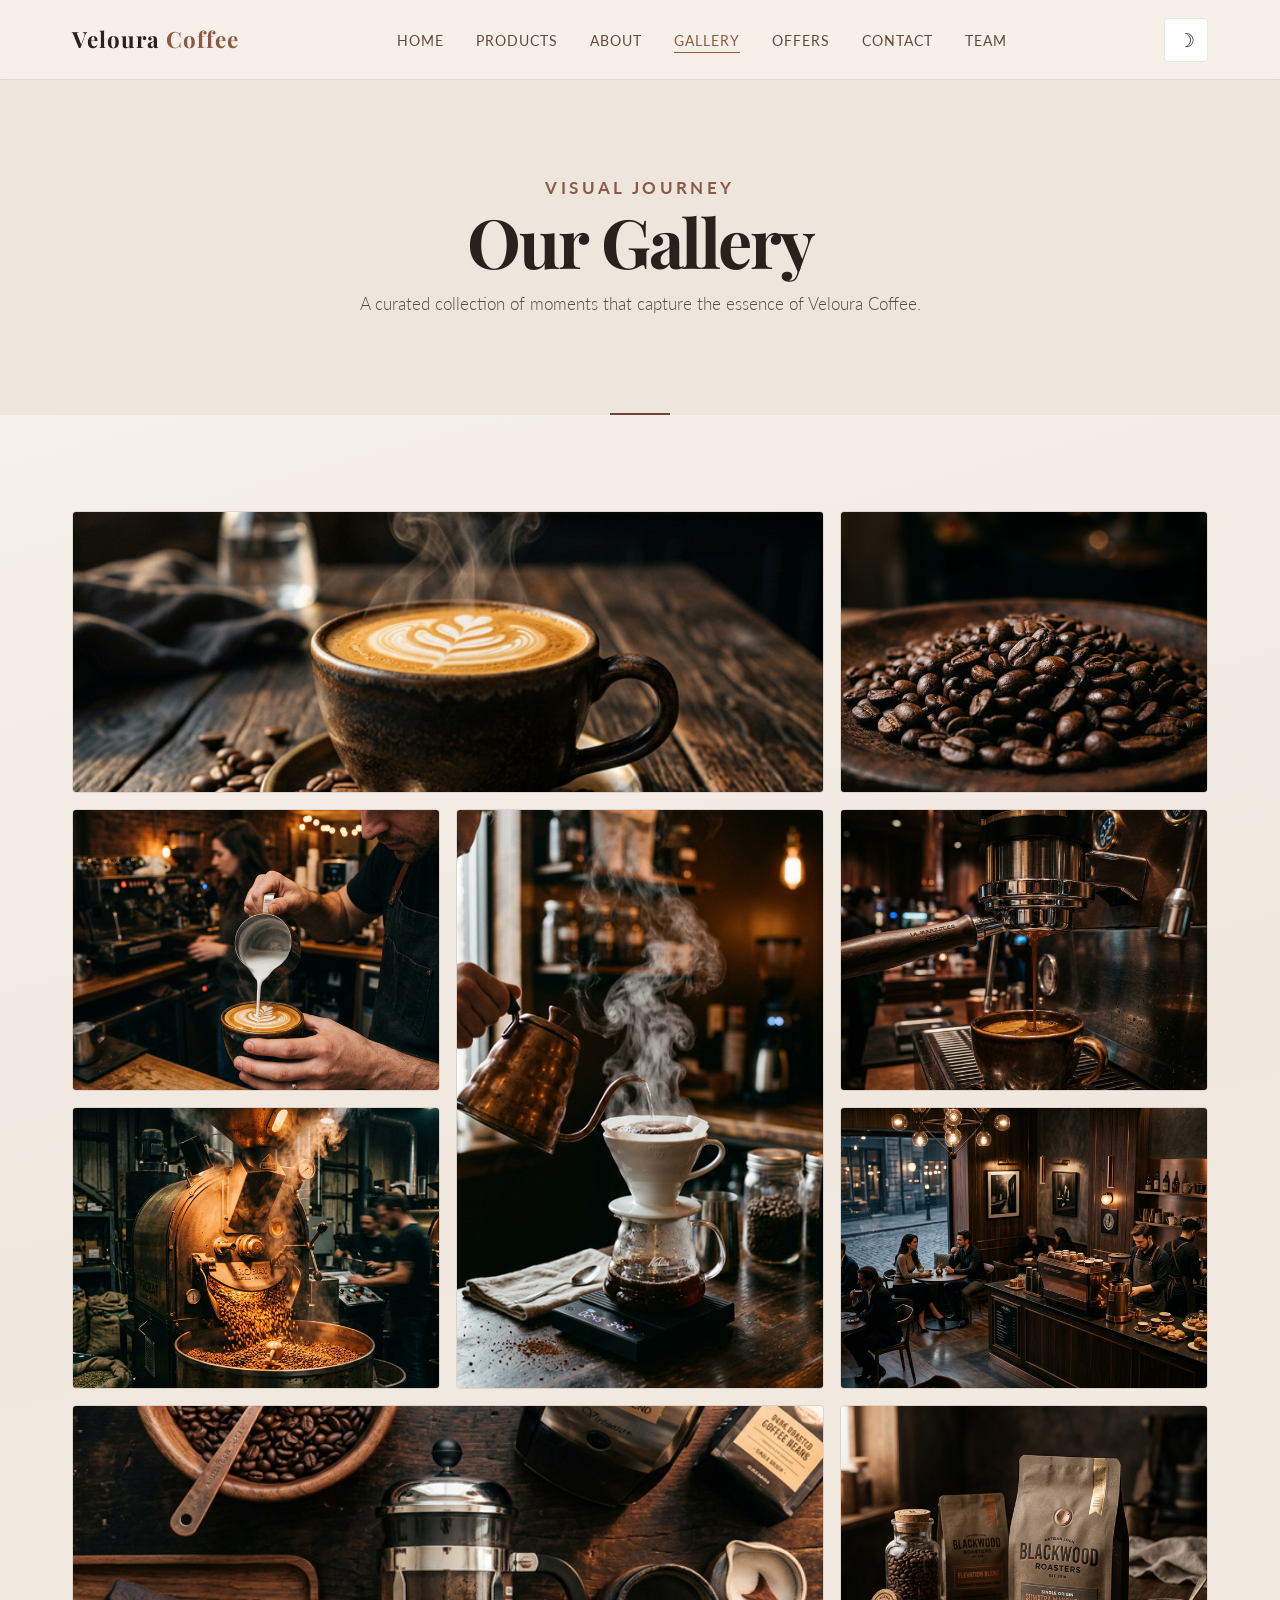
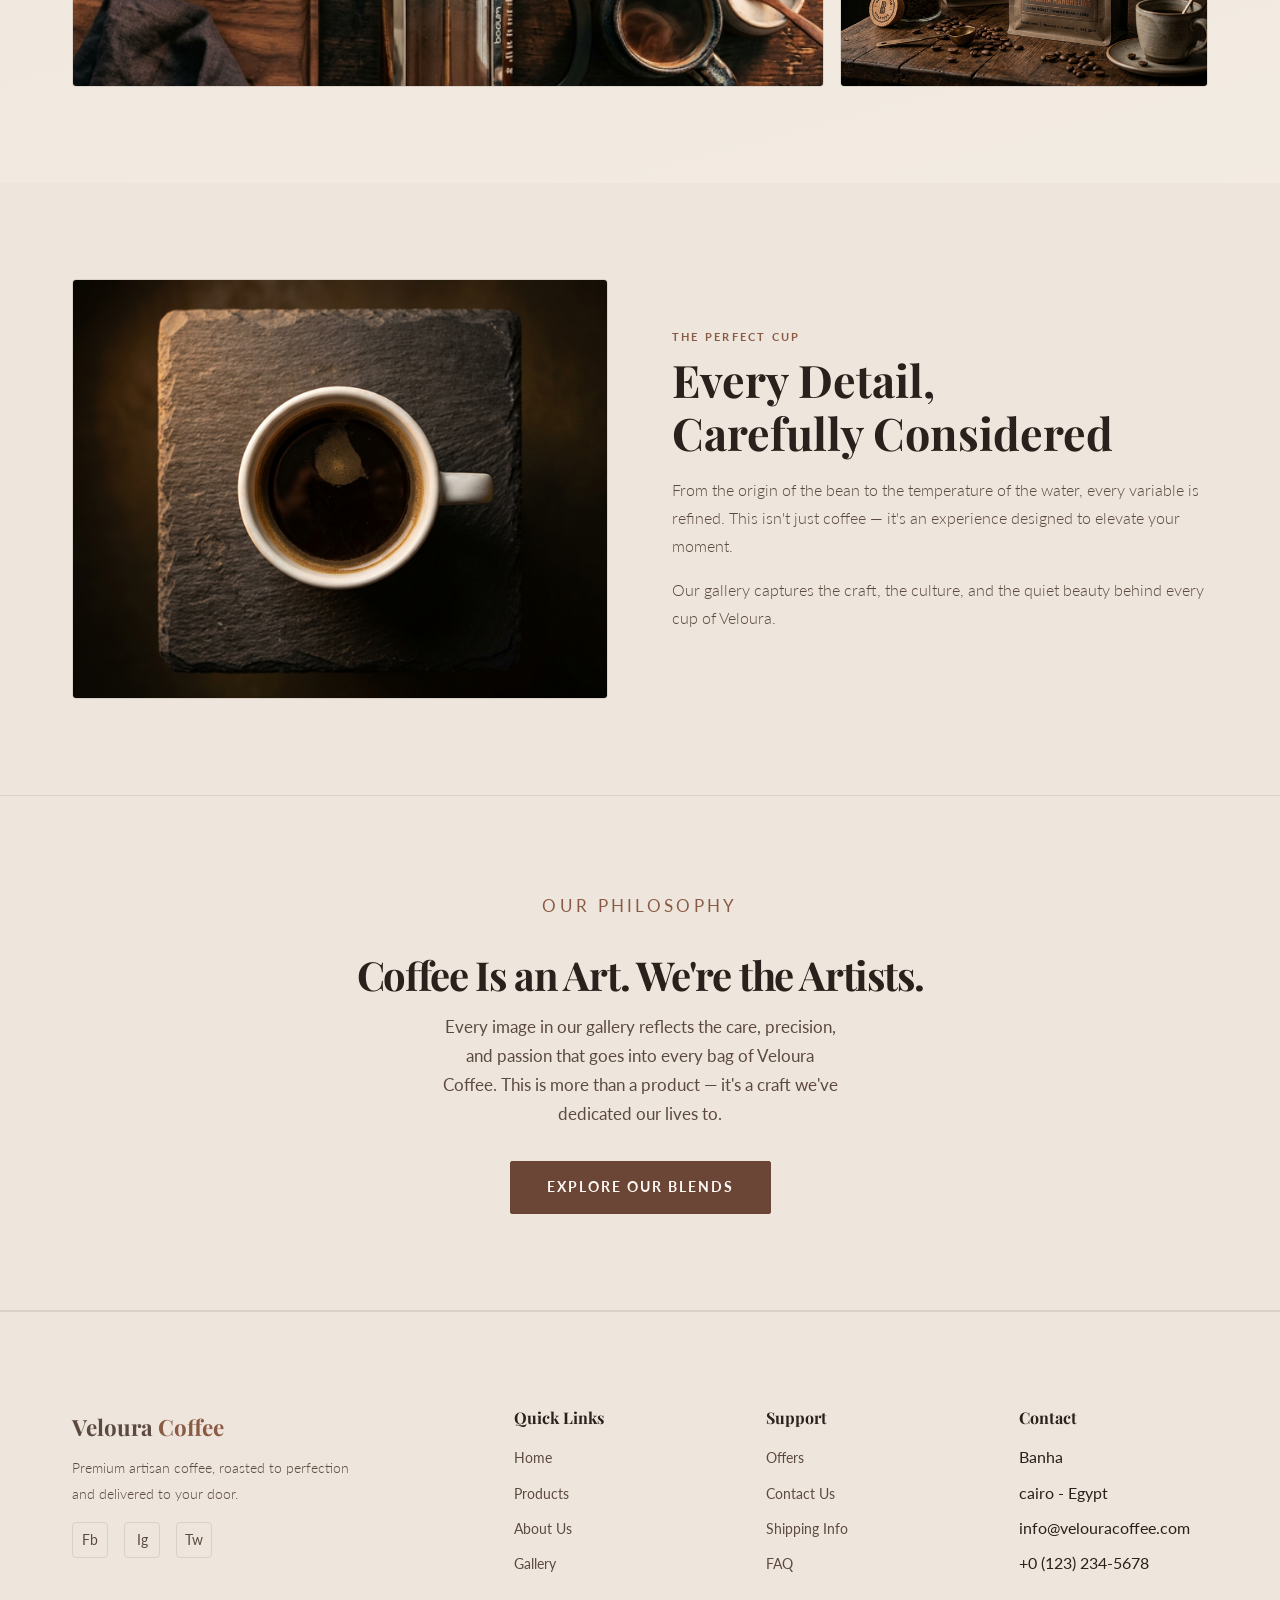
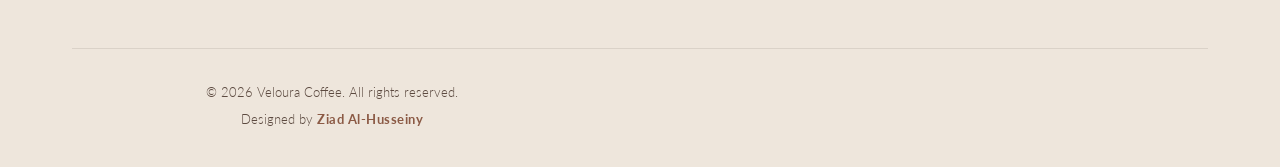
<file: gallery.html>
<!DOCTYPE html>
<html lang="en">

<head>
  <meta charset="UTF-8">
  <meta name="viewport" content="width=device-width, initial-scale=1.0">
  <meta name="description"
    content="Explore the Veloura Coffee gallery — a visual journey through our beans, brews, and premium coffee culture.">
  <title>Gallery — Veloura Coffee</title>
  <script>
    (function () {
      try {
        if (localStorage.getItem('veloura-theme') === 'dark') {
          document.documentElement.setAttribute('data-theme', 'dark');
        }
      } catch (e) {}
    })();
  </script>
  <link rel="stylesheet" href="css/style.css">
</head>

<body>

  <!-- ===== NAVBAR ===== -->
  <nav class="navbar" id="navbar">
    <div class="container">
      <a href="index.html" class="navbar__logo">Veloura <span>Coffee</span></a>
      <ul class="navbar__links" id="nav-links">
        <li><a href="index.html">Home</a></li>
        <li><a href="products.html">Products</a></li>
        <li><a href="about.html">About</a></li>
        <li><a href="gallery.html">Gallery</a></li>
        <li><a href="offers.html">Offers</a></li>
        <li><a href="contact.html">Contact</a></li>
        <li><a href="team.html">Team</a></li>
      </ul>
      <div class="navbar__actions">
        <button type="button" class="theme-toggle" id="theme-toggle" aria-pressed="false" title="Switch theme" aria-label="Switch to dark mode">
          <span class="theme-toggle__icon theme-toggle__icon--sun" aria-hidden="true">&#9728;</span>
          <span class="theme-toggle__icon theme-toggle__icon--moon" aria-hidden="true">&#9789;</span>
        </button>
        <div class="navbar__toggle" id="nav-toggle">
        <span></span>
        <span></span>
        <span></span>
        </div>
      </div>
    </div>
  </nav>

  <!-- ===== PAGE BANNER ===== -->
  <section class="page-banner">
    <div class="container">
      <p class="section-label">Visual Journey</p>
      <h1>Our Gallery</h1>
      <p>A curated collection of moments that capture the essence of Veloura Coffee.</p>
    </div>
  </section>

  <!-- ===== GALLERY GRID ===== -->
  <section class="section" id="gallery">
    <div class="container">
      <div class="gallery-grid reveal">
        <div class="gallery-grid__item gallery-grid__item--wide">
          <img src="assets/images/hero-coffee.png" alt="Premium coffee cup with beans">
        </div>
        <div class="gallery-grid__item">
          <img src="assets/images/coffee-beans.png" alt="Freshly roasted coffee beans">
        </div>
        <div class="gallery-grid__item">
          <img src="assets/images/latte-art.png" alt="Latte art being poured">
        </div>
        <div class="gallery-grid__item gallery-grid__item--tall">
          <img src="assets/images/pour-over.png" alt="Pour over coffee preparation">
        </div>
        <div class="gallery-grid__item">
          <img src="assets/images/espresso-machine.png" alt="Espresso extraction">
        </div>
        <div class="gallery-grid__item">
          <img src="assets/images/coffee-roasting.png" alt="Coffee beans being roasted">
        </div>
        <div class="gallery-grid__item">
          <img src="assets/images/cafe-interior.png" alt="Premium cafe interior">
        </div>
        <div class="gallery-grid__item gallery-grid__item--wide">
          <img src="assets/images/brewing-setup.png" alt="Coffee brewing equipment setup">
        </div>
        <div class="gallery-grid__item">
          <img src="assets/images/coffee-bag.png" alt="Premium Veloura coffee packaging">
        </div>
      </div>
    </div>
  </section>

  <!-- ===== FEATURED IMAGE BLOCK ===== -->
  <section class="section section--alt" id="featured-image">
    <div class="container">
      <div class="split reveal">
        <div class="split__img">
          <img src="assets/images/coffee-cup-dark.png" alt="A perfect cup of Veloura Coffee">
        </div>
        <div class="split__content">
          <p class="section-label">The Perfect Cup</p>
          <h2>Every Detail, <br>Carefully Considered</h2>
          <p>From the origin of the bean to the temperature of the water, every variable is refined. This isn't just
            coffee — it's an experience designed to elevate your moment.</p>
          <p>Our gallery captures the craft, the culture, and the quiet beauty behind every cup of Veloura.</p>
        </div>
      </div>
    </div>
  </section>

  <!-- ===== BRAND STATEMENT ===== -->
  <section class="cta reveal">
    <div class="container">
      <p class="section-label">Our Philosophy</p>
      <h2>Coffee Is an Art. We're the Artists.</h2>
      <p>Every image in our gallery reflects the care, precision, and passion that goes into every bag of Veloura
        Coffee. This is more than a product — it's a craft we've dedicated our lives to.</p>
      <a href="products.html" class="btn btn--primary">Explore Our Blends</a>
    </div>
  </section>

  <!-- ===== FOOTER ===== -->
  <footer class="footer">
    <div class="container">
      <div class="footer__grid">
        <div>
          <p class="footer__brand-name">Veloura <span>Coffee</span></p>
          <p class="footer__tagline">Premium artisan coffee, roasted to perfection and delivered to your door.</p>
          <div class="footer__social">
            <a href="#" aria-label="Facebook">Fb</a>
            <a href="#" aria-label="Instagram">Ig</a>
            <a href="#" aria-label="Twitter">Tw</a>
          </div>
        </div>
        <div>
          <h4 class="footer__heading">Quick Links</h4>
          <ul class="footer__links">
            <li><a href="index.html">Home</a></li>
            <li><a href="products.html">Products</a></li>
            <li><a href="about.html">About Us</a></li>
            <li><a href="gallery.html">Gallery</a></li>
          </ul>
        </div>
        <div>
          <h4 class="footer__heading">Support</h4>
          <ul class="footer__links">
            <li><a href="offers.html">Offers</a></li>
            <li><a href="contact.html">Contact Us</a></li>
            <li><a href="#">Shipping Info</a></li>
            <li><a href="#">FAQ</a></li>
          </ul>
        </div>
        <div>
          <h4 class="footer__heading">Contact</h4>
          <ul class="footer__links">
            <li>Banha</li>
            <li>cairo - Egypt</li>
            <li>info@velouracoffee.com</li>
            <li>+0 (123) 234-5678</li>
          </ul>
        </div>
      </div>
      <div class="footer__bottom">
        <p>&copy; 2026 Veloura Coffee. All rights reserved.</p>
        <p>Designed by <a href="https://www.linkedin.com/in/ziad-al-husseiny-79581132b/?lipi=urn%3Ali%3Apage%3Ad_flagship3_profile_view_base_contact_details%3BVVFve%2FhvR7aaU4E5f2c5Cg%3D%3D" target="_blank" rel="noopener noreferrer" class="footer__designer">Ziad Al-Husseiny</a></p>
      </div>
    </div>
  </footer>

  <script src="js/main.js"></script>
</body>

</html>
</file>
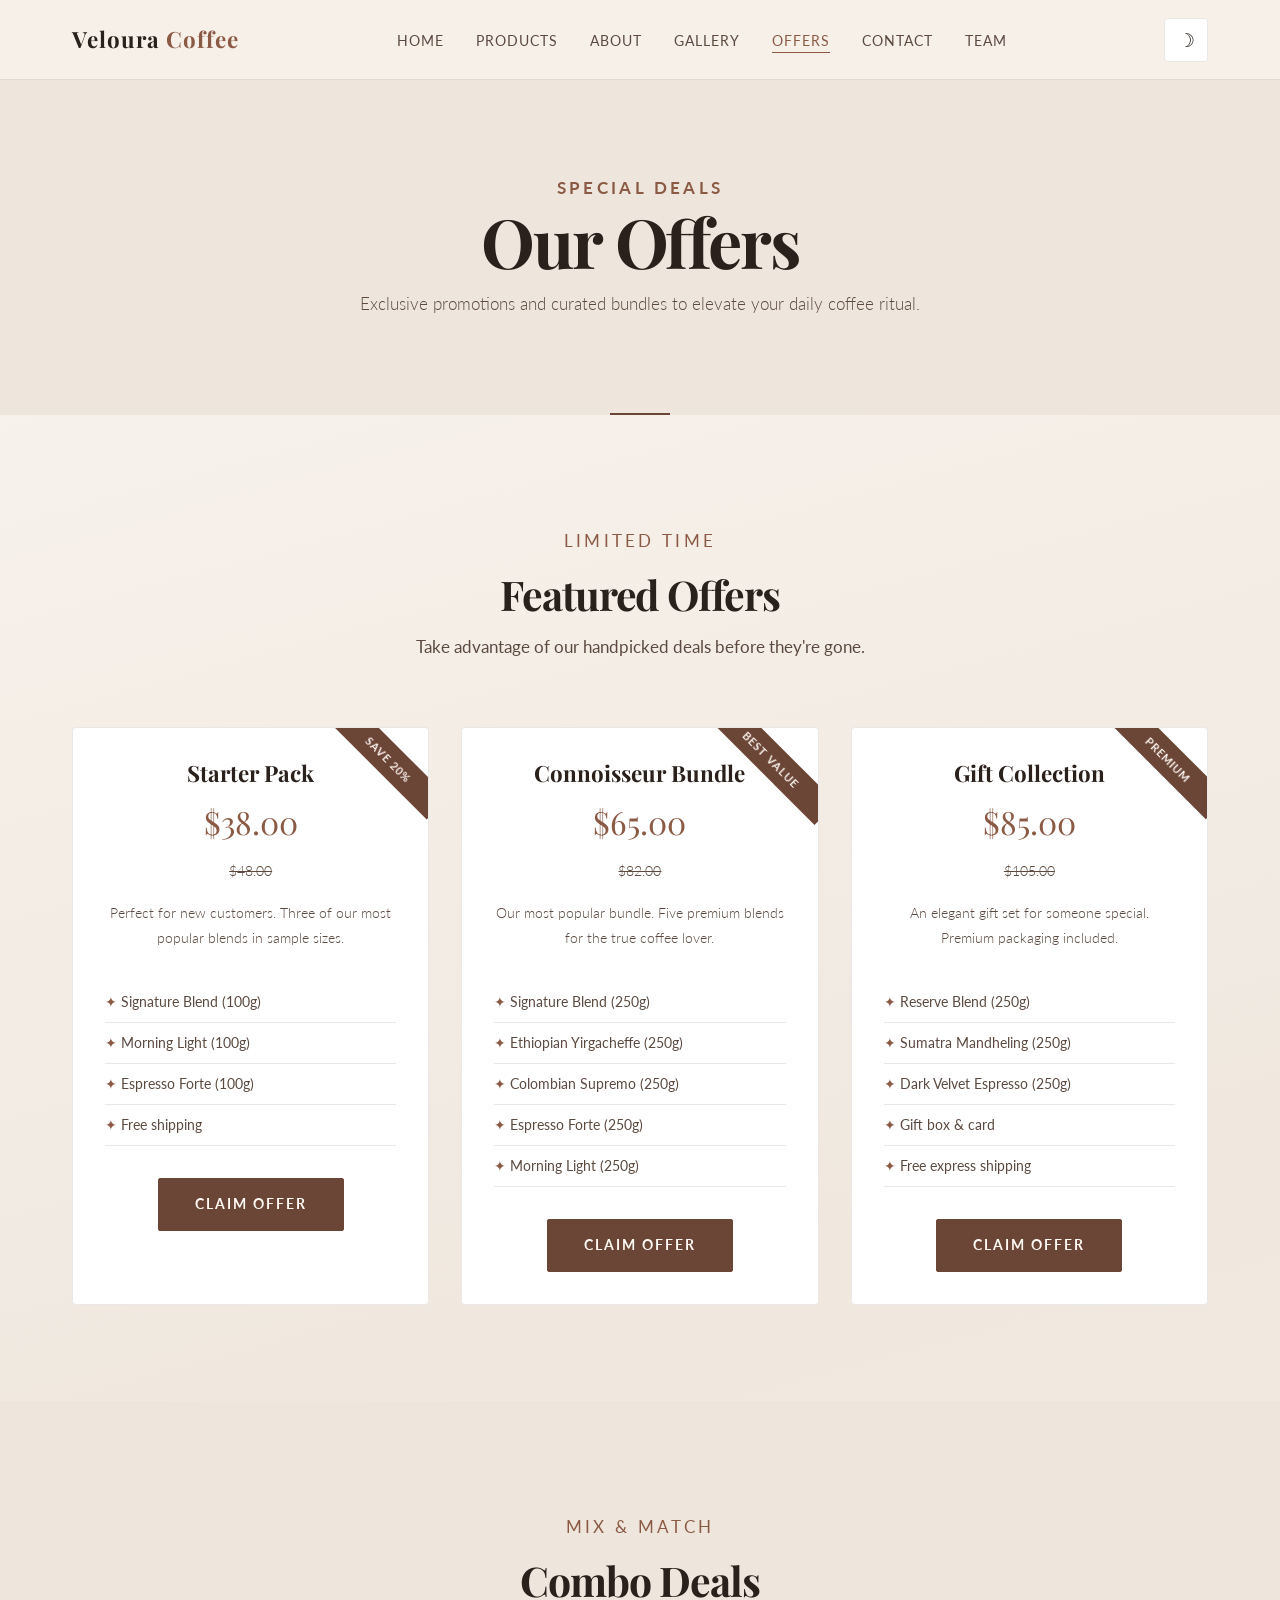
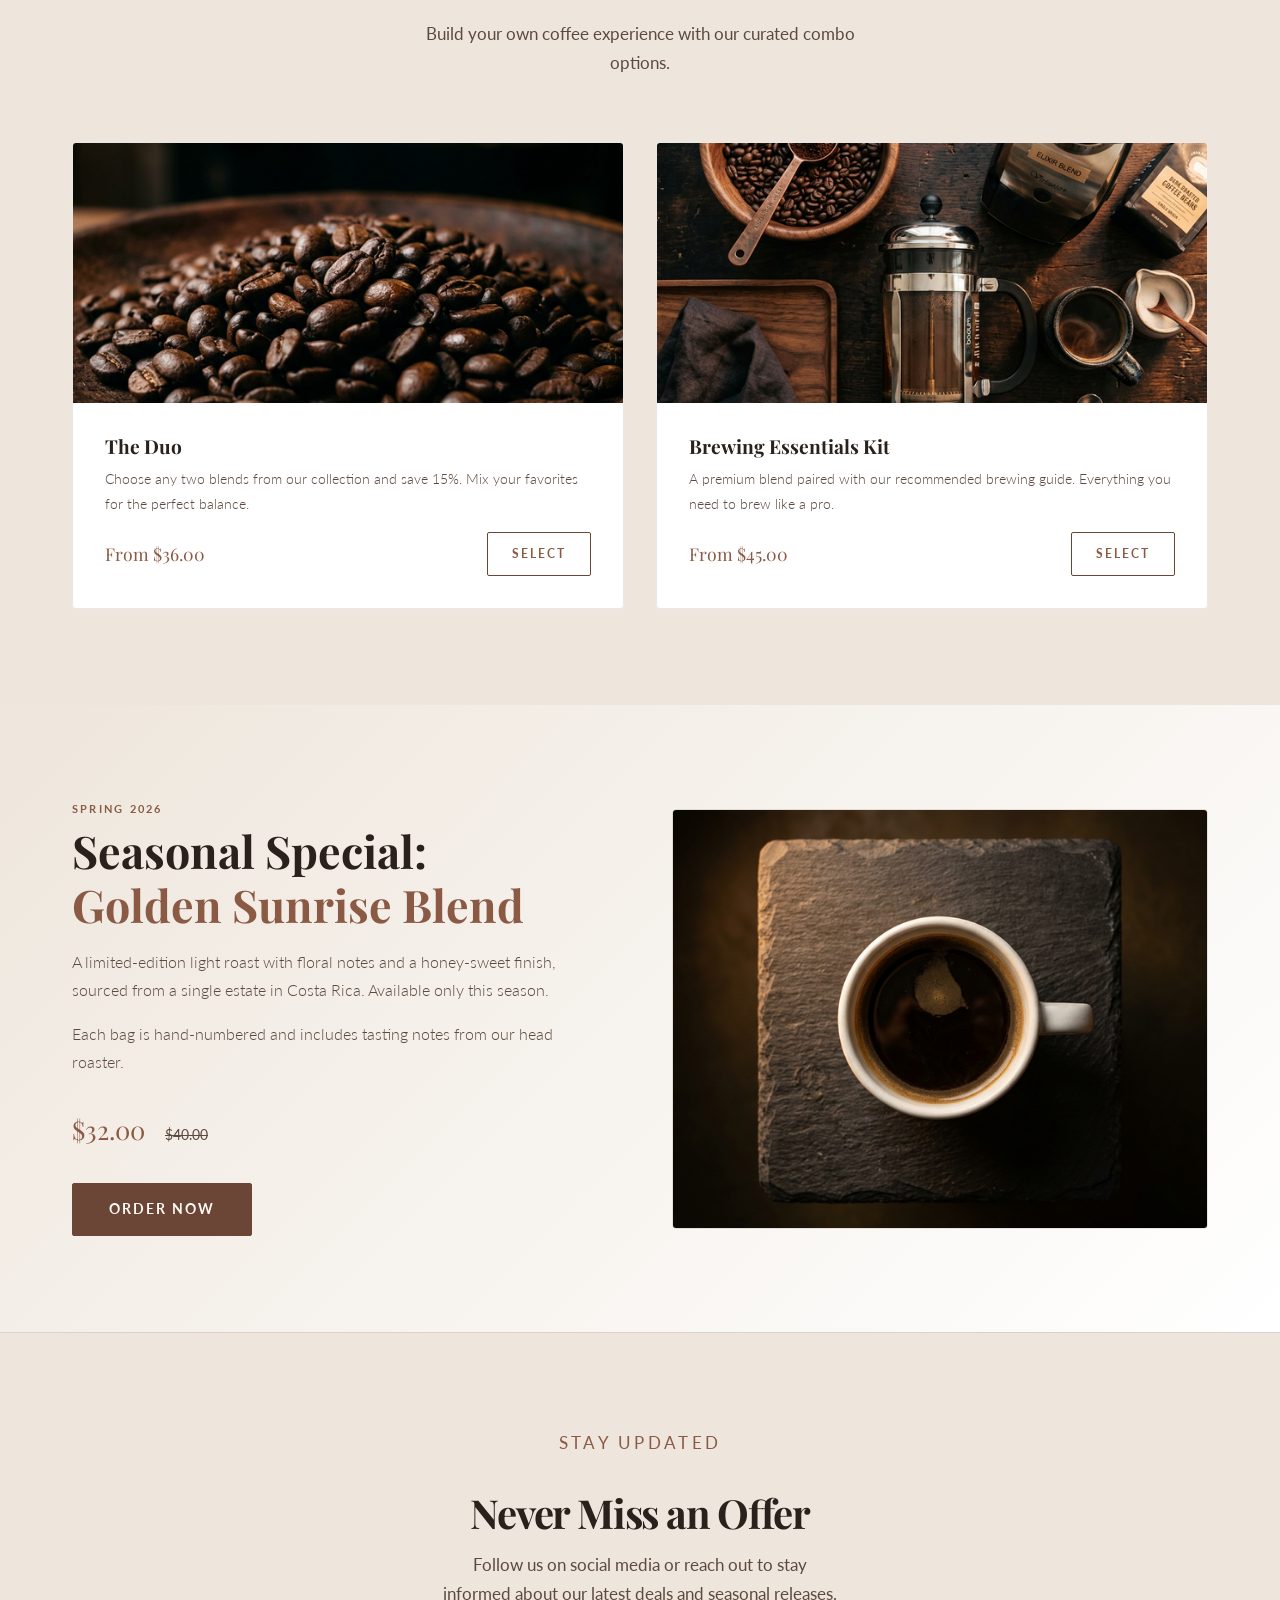
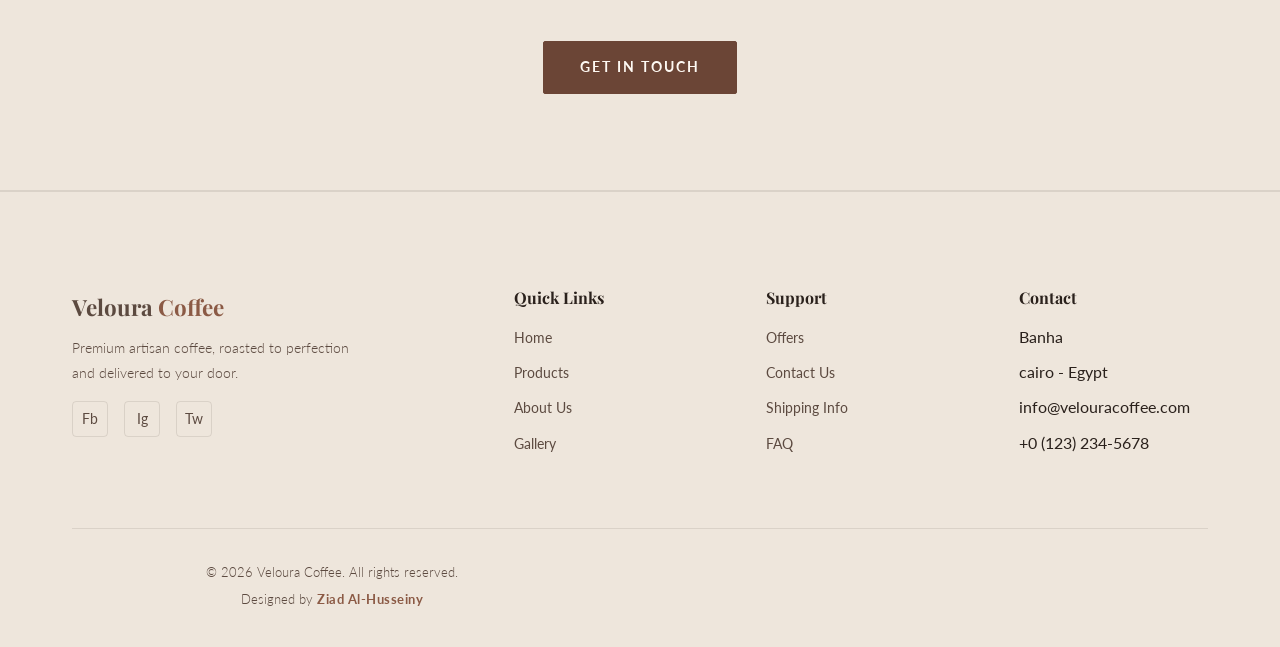
<file: offers.html>
<!DOCTYPE html>
<html lang="en">

<head>
  <meta charset="UTF-8">
  <meta name="viewport" content="width=device-width, initial-scale=1.0">
  <meta name="description" content="Discover exclusive offers, combo deals, and seasonal specials from Veloura Coffee.">
  <title>Offers — Veloura Coffee</title>
  <script>
    (function () {
      try {
        if (localStorage.getItem('veloura-theme') === 'dark') {
          document.documentElement.setAttribute('data-theme', 'dark');
        }
      } catch (e) {}
    })();
  </script>
  <link rel="stylesheet" href="css/style.css">
</head>

<body>

  <!-- ===== NAVBAR ===== -->
  <nav class="navbar" id="navbar">
    <div class="container">
      <a href="index.html" class="navbar__logo">Veloura <span>Coffee</span></a>
      <ul class="navbar__links" id="nav-links">
        <li><a href="index.html">Home</a></li>
        <li><a href="products.html">Products</a></li>
        <li><a href="about.html">About</a></li>
        <li><a href="gallery.html">Gallery</a></li>
        <li><a href="offers.html">Offers</a></li>
        <li><a href="contact.html">Contact</a></li>
        <li><a href="team.html">Team</a></li>
      </ul>
      <div class="navbar__actions">
        <button type="button" class="theme-toggle" id="theme-toggle" aria-pressed="false" title="Switch theme" aria-label="Switch to dark mode">
          <span class="theme-toggle__icon theme-toggle__icon--sun" aria-hidden="true">&#9728;</span>
          <span class="theme-toggle__icon theme-toggle__icon--moon" aria-hidden="true">&#9789;</span>
        </button>
        <div class="navbar__toggle" id="nav-toggle">
        <span></span>
        <span></span>
        <span></span>
        </div>
      </div>
    </div>
  </nav>

  <!-- ===== PAGE BANNER ===== -->
  <section class="page-banner">
    <div class="container">
      <p class="section-label">Special Deals</p>
      <h1>Our Offers</h1>
      <p>Exclusive promotions and curated bundles to elevate your daily coffee ritual.</p>
    </div>
  </section>

  <!-- ===== OFFER CARDS ===== -->
  <section class="section" id="offers">
    <div class="container">
      <div class="section-header reveal">
        <p class="section-label">Limited Time</p>
        <h2>Featured Offers</h2>
        <p>Take advantage of our handpicked deals before they're gone.</p>
      </div>
      <div class="grid grid--3 reveal">
        <!-- Offer 1 -->
        <div class="offer-card">
          <div class="offer-card__badge">Save 20%</div>
          <h3 class="offer-card__title">Starter Pack</h3>
          <p class="offer-card__price">$38.00</p>
          <p class="offer-card__original">$48.00</p>
          <p class="offer-card__text">Perfect for new customers. Three of our most popular blends in sample sizes.</p>
          <ul class="offer-card__features">
            <li>Signature Blend (100g)</li>
            <li>Morning Light (100g)</li>
            <li>Espresso Forte (100g)</li>
            <li>Free shipping</li>
          </ul>
          <a href="#" class="btn btn--primary">Claim Offer</a>
        </div>
        <!-- Offer 2 -->
        <div class="offer-card">
          <div class="offer-card__badge">Best Value</div>
          <h3 class="offer-card__title">Connoisseur Bundle</h3>
          <p class="offer-card__price">$65.00</p>
          <p class="offer-card__original">$82.00</p>
          <p class="offer-card__text">Our most popular bundle. Five premium blends for the true coffee lover.</p>
          <ul class="offer-card__features">
            <li>Signature Blend (250g)</li>
            <li>Ethiopian Yirgacheffe (250g)</li>
            <li>Colombian Supremo (250g)</li>
            <li>Espresso Forte (250g)</li>
            <li>Morning Light (250g)</li>
          </ul>
          <a href="#" class="btn btn--primary">Claim Offer</a>
        </div>
        <!-- Offer 3 -->
        <div class="offer-card">
          <div class="offer-card__badge">Premium</div>
          <h3 class="offer-card__title">Gift Collection</h3>
          <p class="offer-card__price">$85.00</p>
          <p class="offer-card__original">$105.00</p>
          <p class="offer-card__text">An elegant gift set for someone special. Premium packaging included.</p>
          <ul class="offer-card__features">
            <li>Reserve Blend (250g)</li>
            <li>Sumatra Mandheling (250g)</li>
            <li>Dark Velvet Espresso (250g)</li>
            <li>Gift box &amp; card</li>
            <li>Free express shipping</li>
          </ul>
          <a href="#" class="btn btn--primary">Claim Offer</a>
        </div>
      </div>
    </div>
  </section>

  <!-- ===== COMBO DEALS ===== -->
  <section class="section section--alt" id="combos">
    <div class="container">
      <div class="section-header reveal">
        <p class="section-label">Mix &amp; Match</p>
        <h2>Combo Deals</h2>
        <p>Build your own coffee experience with our curated combo options.</p>
      </div>
      <div class="grid grid--2 reveal">
        <!-- Combo 1 -->
        <div class="card">
          <img src="assets/images/coffee-beans.png" alt="Duo Pack" class="card__img">
          <div class="card__body">
            <h3 class="card__title">The Duo</h3>
            <p class="card__text">Choose any two blends from our collection and save 15%. Mix your favorites for the
              perfect balance.</p>
            <div class="card__footer">
              <span class="card__price">From $36.00</span>
              <a href="#" class="btn btn--sm btn--outline">Select</a>
            </div>
          </div>
        </div>
        <!-- Combo 2 -->
        <div class="card">
          <img src="assets/images/brewing-setup.png" alt="Brewing Kit" class="card__img">
          <div class="card__body">
            <h3 class="card__title">Brewing Essentials Kit</h3>
            <p class="card__text">A premium blend paired with our recommended brewing guide. Everything you need to brew
              like a pro.</p>
            <div class="card__footer">
              <span class="card__price">From $45.00</span>
              <a href="#" class="btn btn--sm btn--outline">Select</a>
            </div>
          </div>
        </div>
      </div>
    </div>
  </section>

  <!-- ===== SEASONAL SPECIAL ===== -->
  <section class="section highlight-section" id="seasonal">
    <div class="container">
      <div class="split reveal">
        <div class="split__content">
          <p class="section-label">Spring 2026</p>
          <h2>Seasonal Special: <br><span class="text-bronze">Golden Sunrise Blend</span></h2>
          <p>A limited-edition light roast with floral notes and a honey-sweet finish, sourced from a single estate in
            Costa Rica. Available only this season.</p>
          <p>Each bag is hand-numbered and includes tasting notes from our head roaster.</p>
          <div style="margin-top:var(--space-md);">
            <span
              style="font-family:var(--ff-heading);font-size:1.6rem;color:var(--clr-bronze);margin-right:var(--space-sm);">$32.00</span>
            <span style="font-size:0.9rem;color:var(--clr-text-soft);text-decoration:line-through;">$40.00</span>
          </div>
          <div style="margin-top:var(--space-md);">
            <a href="#" class="btn btn--primary">Order Now</a>
          </div>
        </div>
        <div class="split__img">
          <img src="assets/images/coffee-cup-dark.png" alt="Golden Sunrise seasonal blend">
        </div>
      </div>
    </div>
  </section>

  <!-- ===== CTA ===== -->
  <section class="cta reveal">
    <div class="container">
      <p class="section-label">Stay Updated</p>
      <h2>Never Miss an Offer</h2>
      <p>Follow us on social media or reach out to stay informed about our latest deals and seasonal releases.</p>
      <a href="contact.html" class="btn btn--primary">Get in Touch</a>
    </div>
  </section>

  <!-- ===== FOOTER ===== -->
  <footer class="footer">
    <div class="container">
      <div class="footer__grid">
        <div>
          <p class="footer__brand-name">Veloura <span>Coffee</span></p>
          <p class="footer__tagline">Premium artisan coffee, roasted to perfection and delivered to your door.</p>
          <div class="footer__social">
            <a href="#" aria-label="Facebook">Fb</a>
            <a href="#" aria-label="Instagram">Ig</a>
            <a href="#" aria-label="Twitter">Tw</a>
          </div>
        </div>
        <div>
          <h4 class="footer__heading">Quick Links</h4>
          <ul class="footer__links">
            <li><a href="index.html">Home</a></li>
            <li><a href="products.html">Products</a></li>
            <li><a href="about.html">About Us</a></li>
            <li><a href="gallery.html">Gallery</a></li>
          </ul>
        </div>
        <div>
          <h4 class="footer__heading">Support</h4>
          <ul class="footer__links">
            <li><a href="offers.html">Offers</a></li>
            <li><a href="contact.html">Contact Us</a></li>
            <li><a href="#">Shipping Info</a></li>
            <li><a href="#">FAQ</a></li>
          </ul>
        </div>
        <div>
          <h4 class="footer__heading">Contact</h4>
          <ul class="footer__links">
            <li>Banha</li>
            <li>cairo - Egypt</li>
            <li>info@velouracoffee.com</li>
            <li>+0 (123) 234-5678</li>
          </ul>
        </div>
      </div>
      <div class="footer__bottom">
        <p>&copy; 2026 Veloura Coffee. All rights reserved.</p>
        <p>Designed by <a href="https://www.linkedin.com/in/ziad-al-husseiny-79581132b/?lipi=urn%3Ali%3Apage%3Ad_flagship3_profile_view_base_contact_details%3BVVFve%2FhvR7aaU4E5f2c5Cg%3D%3D" target="_blank" rel="noopener noreferrer" class="footer__designer">Ziad Al-Husseiny</a></p>
      </div>
    </div>
  </footer>

  <script src="js/main.js"></script>
</body>

</html>
</file>
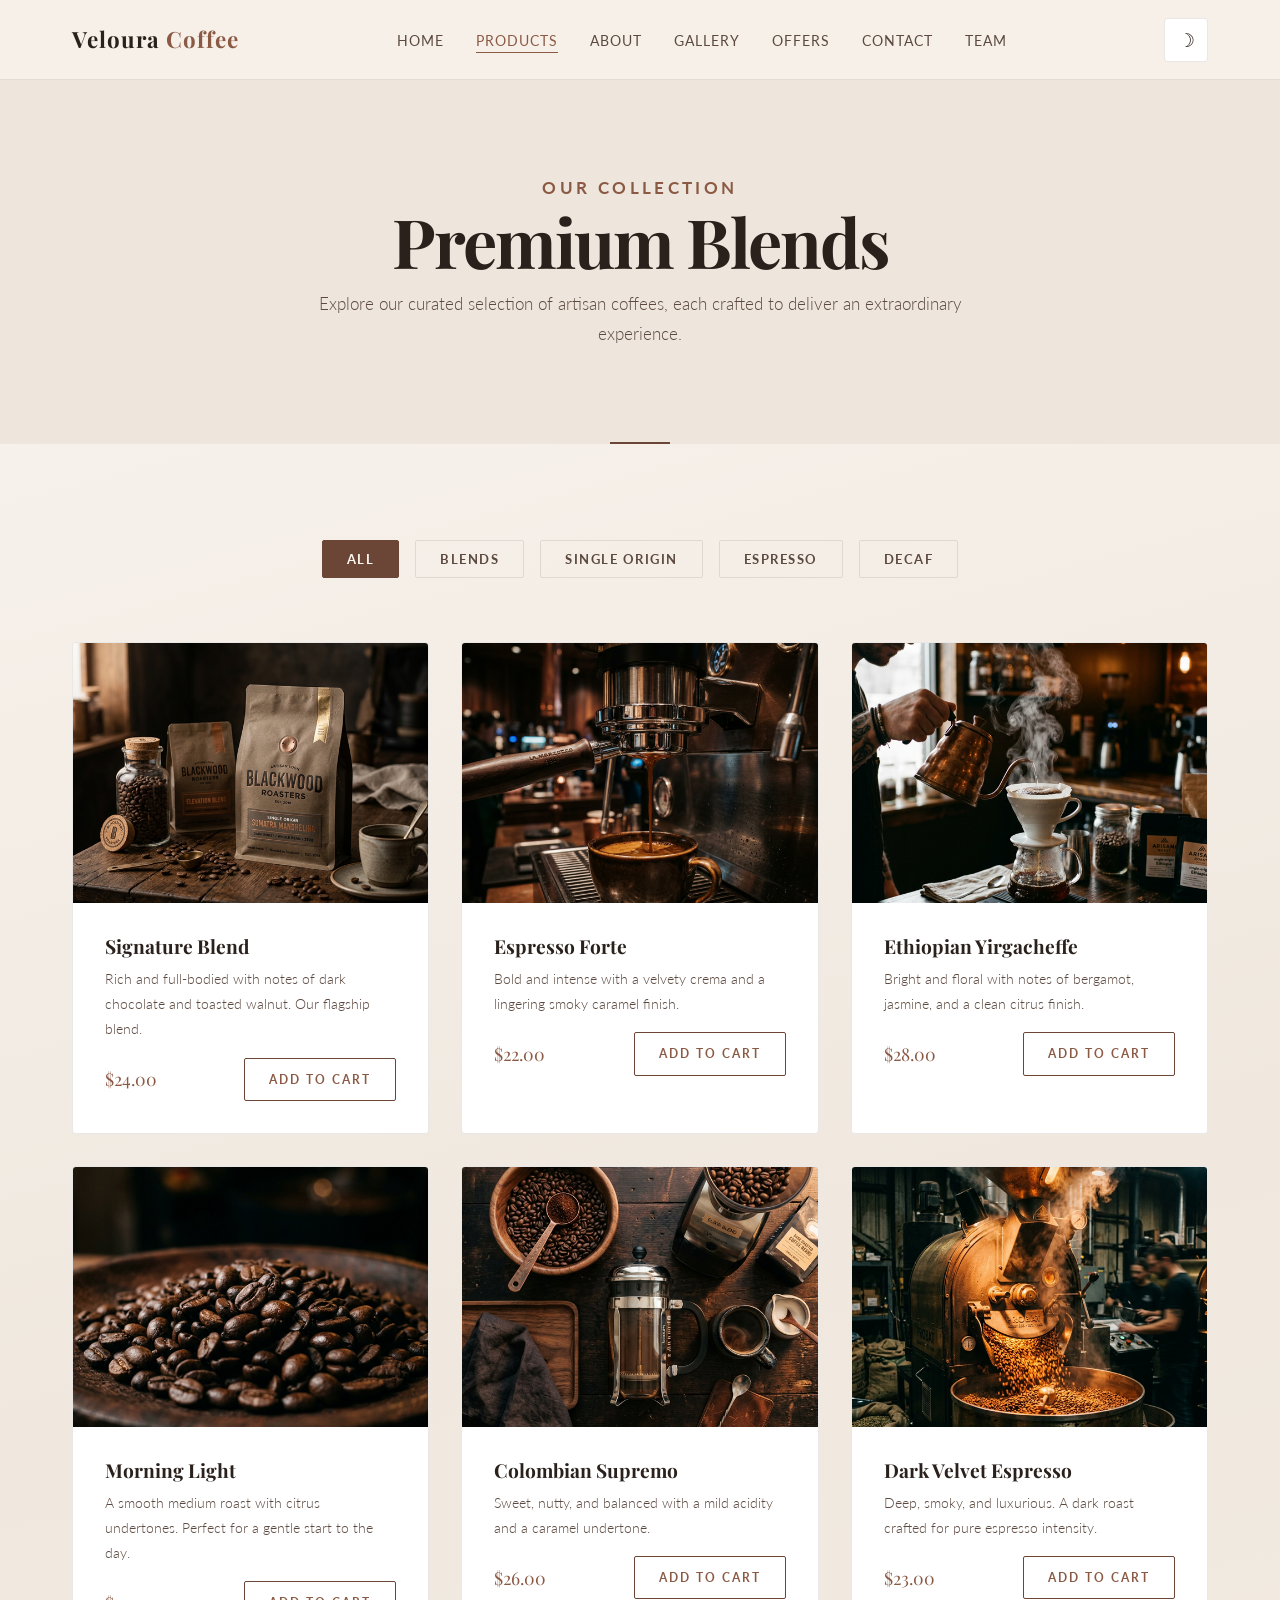
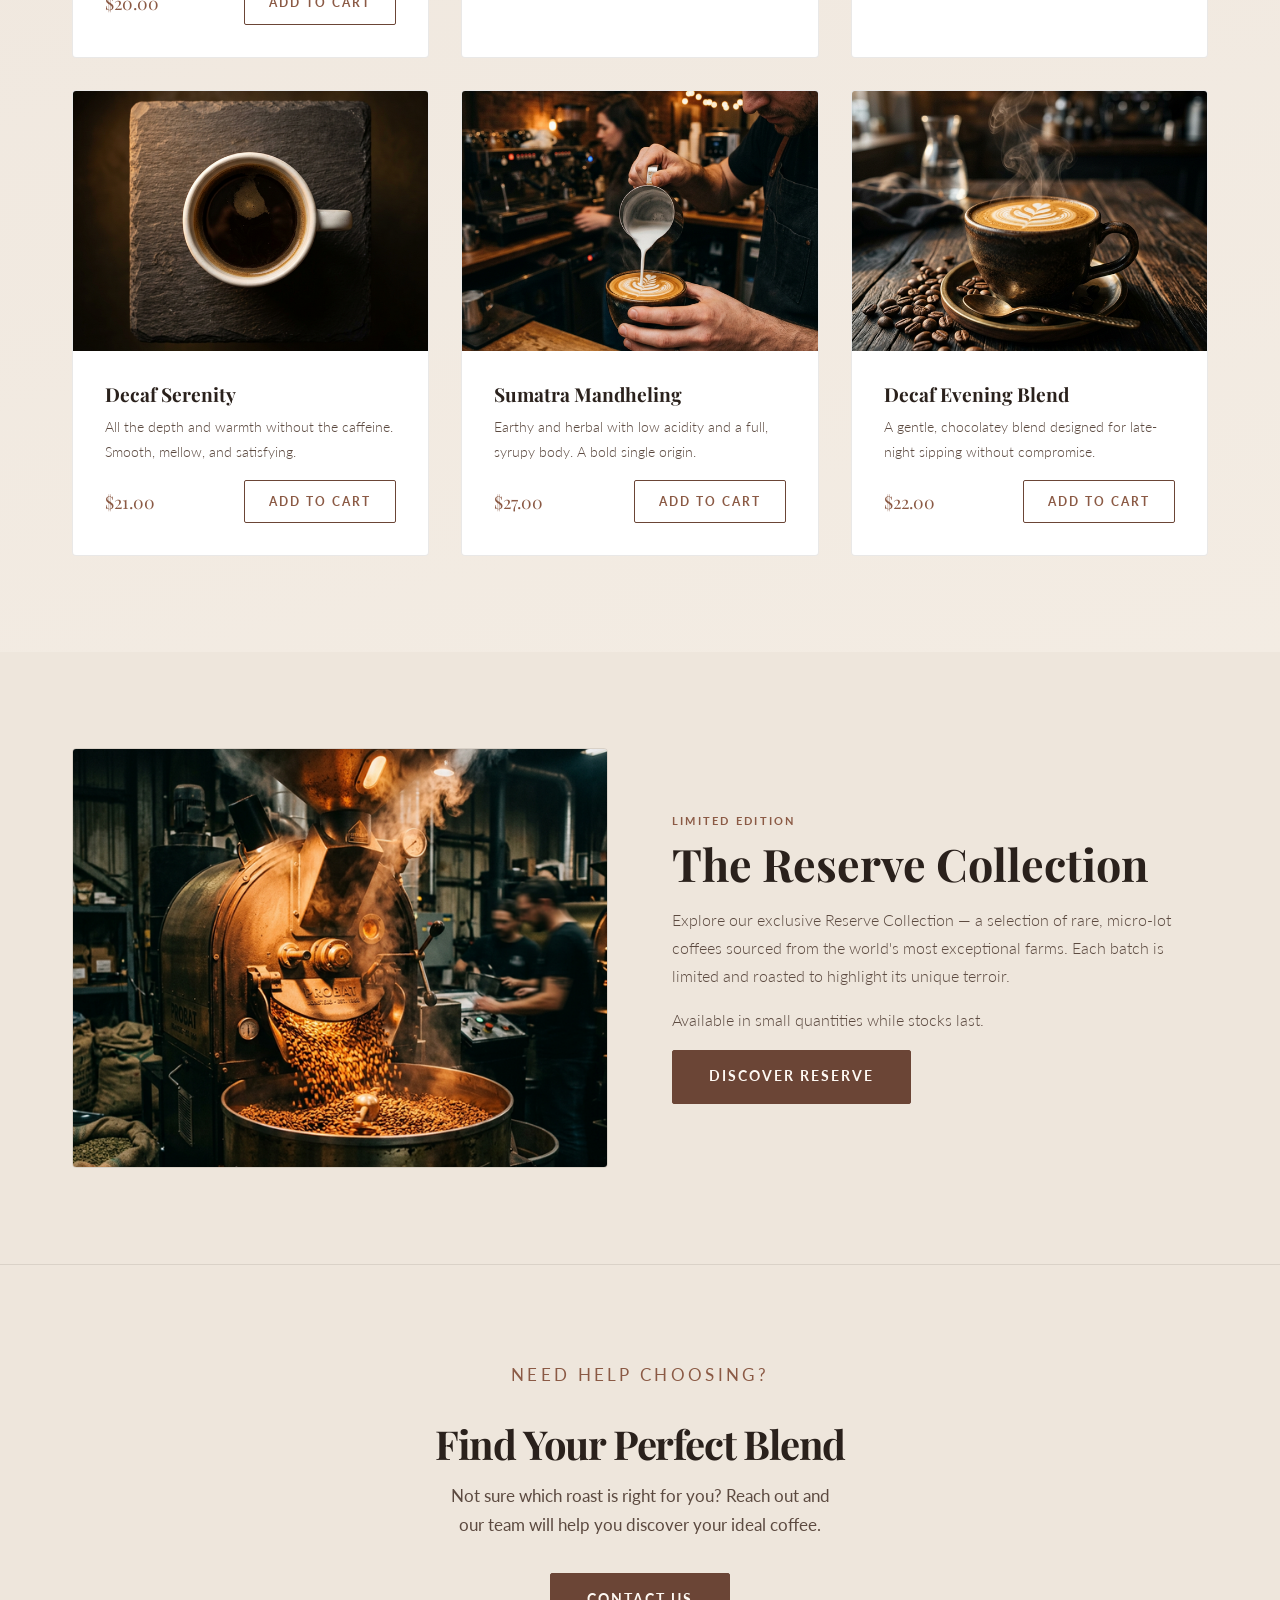
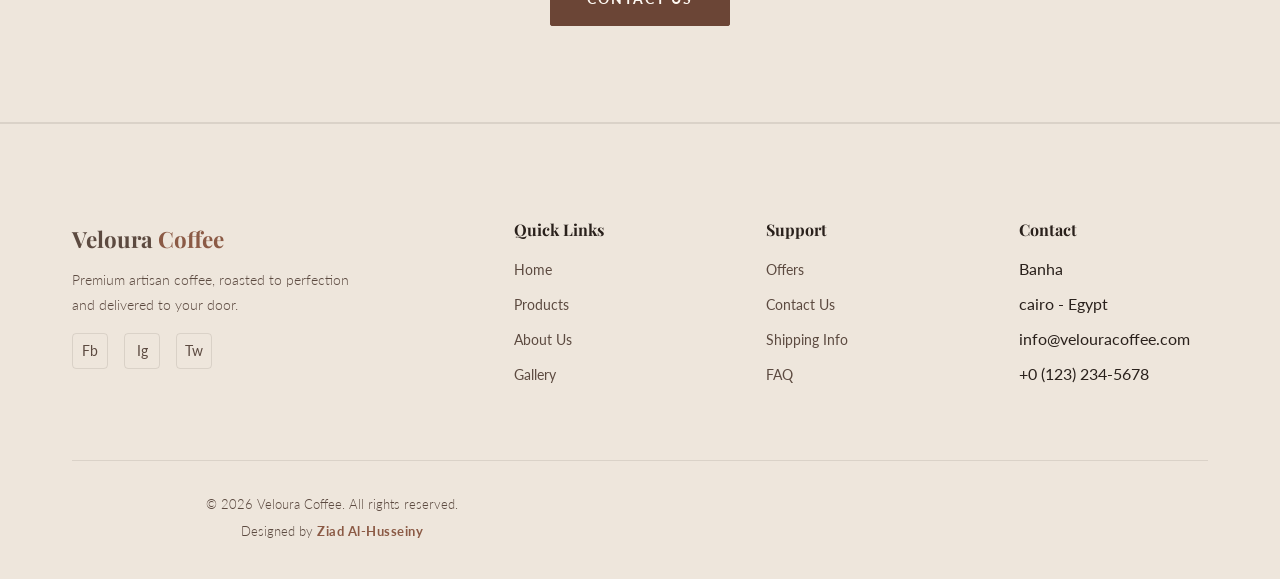
<file: products.html>
<!DOCTYPE html>
<html lang="en">

<head>
  <meta charset="UTF-8">
  <meta name="viewport" content="width=device-width, initial-scale=1.0">
  <meta name="description"
    content="Explore Veloura Coffee's premium collection of artisan blends, single origins, and espresso roasts.">
  <title>Products — Veloura Coffee</title>
  <script>
    (function () {
      try {
        if (localStorage.getItem('veloura-theme') === 'dark') {
          document.documentElement.setAttribute('data-theme', 'dark');
        }
      } catch (e) {}
    })();
  </script>
  <link rel="stylesheet" href="css/style.css">
</head>

<body>

  <!-- ===== NAVBAR ===== -->
  <nav class="navbar" id="navbar">
    <div class="container">
      <a href="index.html" class="navbar__logo">Veloura <span>Coffee</span></a>
      <ul class="navbar__links" id="nav-links">
        <li><a href="index.html">Home</a></li>
        <li><a href="products.html">Products</a></li>
        <li><a href="about.html">About</a></li>
        <li><a href="gallery.html">Gallery</a></li>
        <li><a href="offers.html">Offers</a></li>
        <li><a href="contact.html">Contact</a></li>
        <li><a href="team.html">Team</a></li>
      </ul>
      <div class="navbar__actions">
        <button type="button" class="theme-toggle" id="theme-toggle" aria-pressed="false" title="Switch theme" aria-label="Switch to dark mode">
          <span class="theme-toggle__icon theme-toggle__icon--sun" aria-hidden="true">&#9728;</span>
          <span class="theme-toggle__icon theme-toggle__icon--moon" aria-hidden="true">&#9789;</span>
        </button>
        <div class="navbar__toggle" id="nav-toggle">
        <span></span>
        <span></span>
        <span></span>
        </div>
      </div>
    </div>
  </nav>

  <!-- ===== PAGE BANNER ===== -->
  <section class="page-banner">
    <div class="container">
      <p class="section-label">Our Collection</p>
      <h1>Premium Blends</h1>
      <p>Explore our curated selection of artisan coffees, each crafted to deliver an extraordinary experience.</p>
    </div>
  </section>

  <!-- ===== PRODUCTS GRID ===== -->
  <section class="section" id="products">
    <div class="container">
      <!-- Filters -->
      <div class="filters reveal">
        <button class="filter-btn active" data-filter="all">All</button>
        <button class="filter-btn" data-filter="blend">Blends</button>
        <button class="filter-btn" data-filter="single-origin">Single Origin</button>
        <button class="filter-btn" data-filter="espresso">Espresso</button>
        <button class="filter-btn" data-filter="decaf">Decaf</button>
      </div>

      <!-- Products -->
      <div class="grid grid--3 reveal">
        <!-- Product 1 -->
        <div class="card product-card" data-category="blend">
          <img src="assets/images/coffee-bag.png" alt="Signature Blend" class="card__img">
          <div class="card__body">
            <h3 class="card__title">Signature Blend</h3>
            <p class="card__text">Rich and full-bodied with notes of dark chocolate and toasted walnut. Our flagship
              blend.</p>
            <div class="card__footer">
              <span class="card__price">$24.00</span>
              <a href="#" class="btn btn--sm btn--outline">Add to Cart</a>
            </div>
          </div>
        </div>

        <!-- Product 2 -->
        <div class="card product-card" data-category="espresso">
          <img src="assets/images/espresso-machine.png" alt="Espresso Forte" class="card__img">
          <div class="card__body">
            <h3 class="card__title">Espresso Forte</h3>
            <p class="card__text">Bold and intense with a velvety crema and a lingering smoky caramel finish.</p>
            <div class="card__footer">
              <span class="card__price">$22.00</span>
              <a href="#" class="btn btn--sm btn--outline">Add to Cart</a>
            </div>
          </div>
        </div>

        <!-- Product 3 -->
        <div class="card product-card" data-category="single-origin">
          <img src="assets/images/pour-over.png" alt="Ethiopian Yirgacheffe" class="card__img">
          <div class="card__body">
            <h3 class="card__title">Ethiopian Yirgacheffe</h3>
            <p class="card__text">Bright and floral with notes of bergamot, jasmine, and a clean citrus finish.</p>
            <div class="card__footer">
              <span class="card__price">$28.00</span>
              <a href="#" class="btn btn--sm btn--outline">Add to Cart</a>
            </div>
          </div>
        </div>

        <!-- Product 4 -->
        <div class="card product-card" data-category="blend">
          <img src="assets/images/coffee-beans.png" alt="Morning Light" class="card__img">
          <div class="card__body">
            <h3 class="card__title">Morning Light</h3>
            <p class="card__text">A smooth medium roast with citrus undertones. Perfect for a gentle start to the day.
            </p>
            <div class="card__footer">
              <span class="card__price">$20.00</span>
              <a href="#" class="btn btn--sm btn--outline">Add to Cart</a>
            </div>
          </div>
        </div>

        <!-- Product 5 -->
        <div class="card product-card" data-category="single-origin">
          <img src="assets/images/brewing-setup.png" alt="Colombian Supremo" class="card__img">
          <div class="card__body">
            <h3 class="card__title">Colombian Supremo</h3>
            <p class="card__text">Sweet, nutty, and balanced with a mild acidity and a caramel undertone.</p>
            <div class="card__footer">
              <span class="card__price">$26.00</span>
              <a href="#" class="btn btn--sm btn--outline">Add to Cart</a>
            </div>
          </div>
        </div>

        <!-- Product 6 -->
        <div class="card product-card" data-category="espresso">
          <img src="assets/images/coffee-roasting.png" alt="Dark Velvet Espresso" class="card__img">
          <div class="card__body">
            <h3 class="card__title">Dark Velvet Espresso</h3>
            <p class="card__text">Deep, smoky, and luxurious. A dark roast crafted for pure espresso intensity.</p>
            <div class="card__footer">
              <span class="card__price">$23.00</span>
              <a href="#" class="btn btn--sm btn--outline">Add to Cart</a>
            </div>
          </div>
        </div>

        <!-- Product 7 -->
        <div class="card product-card" data-category="decaf">
          <img src="assets/images/coffee-cup-dark.png" alt="Decaf Serenity" class="card__img">
          <div class="card__body">
            <h3 class="card__title">Decaf Serenity</h3>
            <p class="card__text">All the depth and warmth without the caffeine. Smooth, mellow, and satisfying.</p>
            <div class="card__footer">
              <span class="card__price">$21.00</span>
              <a href="#" class="btn btn--sm btn--outline">Add to Cart</a>
            </div>
          </div>
        </div>

        <!-- Product 8 -->
        <div class="card product-card" data-category="single-origin">
          <img src="assets/images/latte-art.png" alt="Sumatra Mandheling" class="card__img">
          <div class="card__body">
            <h3 class="card__title">Sumatra Mandheling</h3>
            <p class="card__text">Earthy and herbal with low acidity and a full, syrupy body. A bold single origin.</p>
            <div class="card__footer">
              <span class="card__price">$27.00</span>
              <a href="#" class="btn btn--sm btn--outline">Add to Cart</a>
            </div>
          </div>
        </div>

        <!-- Product 9 -->
        <div class="card product-card" data-category="decaf">
          <img src="assets/images/hero-coffee.png" alt="Decaf Evening Blend" class="card__img">
          <div class="card__body">
            <h3 class="card__title">Decaf Evening Blend</h3>
            <p class="card__text">A gentle, chocolatey blend designed for late-night sipping without compromise.</p>
            <div class="card__footer">
              <span class="card__price">$22.00</span>
              <a href="#" class="btn btn--sm btn--outline">Add to Cart</a>
            </div>
          </div>
        </div>
      </div>
    </div>
  </section>

  <!-- ===== FEATURED COLLECTION ===== -->
  <section class="section section--alt" id="featured">
    <div class="container">
      <div class="split reveal">
        <div class="split__img">
          <img src="assets/images/coffee-roasting.png" alt="Veloura Reserve Collection">
        </div>
        <div class="split__content">
          <p class="section-label">Limited Edition</p>
          <h2>The Reserve Collection</h2>
          <p>Explore our exclusive Reserve Collection — a selection of rare, micro-lot coffees sourced from the world's
            most exceptional farms. Each batch is limited and roasted to highlight its unique terroir.</p>
          <p>Available in small quantities while stocks last.</p>
          <a href="#" class="btn btn--primary">Discover Reserve</a>
        </div>
      </div>
    </div>
  </section>

  <!-- ===== CTA ===== -->
  <section class="cta reveal">
    <div class="container">
      <p class="section-label">Need Help Choosing?</p>
      <h2>Find Your Perfect Blend</h2>
      <p>Not sure which roast is right for you? Reach out and our team will help you discover your ideal coffee.</p>
      <a href="contact.html" class="btn btn--primary">Contact Us</a>
    </div>
  </section>

  <!-- ===== FOOTER ===== -->
  <footer class="footer">
    <div class="container">
      <div class="footer__grid">
        <div>
          <p class="footer__brand-name">Veloura <span>Coffee</span></p>
          <p class="footer__tagline">Premium artisan coffee, roasted to perfection and delivered to your door.</p>
          <div class="footer__social">
            <a href="#" aria-label="Facebook">Fb</a>
            <a href="#" aria-label="Instagram">Ig</a>
            <a href="#" aria-label="Twitter">Tw</a>
          </div>
        </div>
        <div>
          <h4 class="footer__heading">Quick Links</h4>
          <ul class="footer__links">
            <li><a href="index.html">Home</a></li>
            <li><a href="products.html">Products</a></li>
            <li><a href="about.html">About Us</a></li>
            <li><a href="gallery.html">Gallery</a></li>
          </ul>
        </div>
        <div>
          <h4 class="footer__heading">Support</h4>
          <ul class="footer__links">
            <li><a href="offers.html">Offers</a></li>
            <li><a href="contact.html">Contact Us</a></li>
            <li><a href="#">Shipping Info</a></li>
            <li><a href="#">FAQ</a></li>
          </ul>
        </div>
        <div>
          <h4 class="footer__heading">Contact</h4>
          <ul class="footer__links">
            <li>Banha</li>
            <li>cairo - Egypt</li>
            <li>info@velouracoffee.com</li>
            <li>+0 (123) 234-5678</li>
          </ul>
        </div>
      </div>
      <div class="footer__bottom">
        <p>&copy; 2026 Veloura Coffee. All rights reserved.</p>
        <p>Designed by <a href="https://www.linkedin.com/in/ziad-al-husseiny-79581132b/?lipi=urn%3Ali%3Apage%3Ad_flagship3_profile_view_base_contact_details%3BVVFve%2FhvR7aaU4E5f2c5Cg%3D%3D" target="_blank" rel="noopener noreferrer" class="footer__designer">Ziad Al-Husseiny</a></p>
      </div>
    </div>
  </footer>

  <script src="js/main.js"></script>
</body>

</html>
</file>
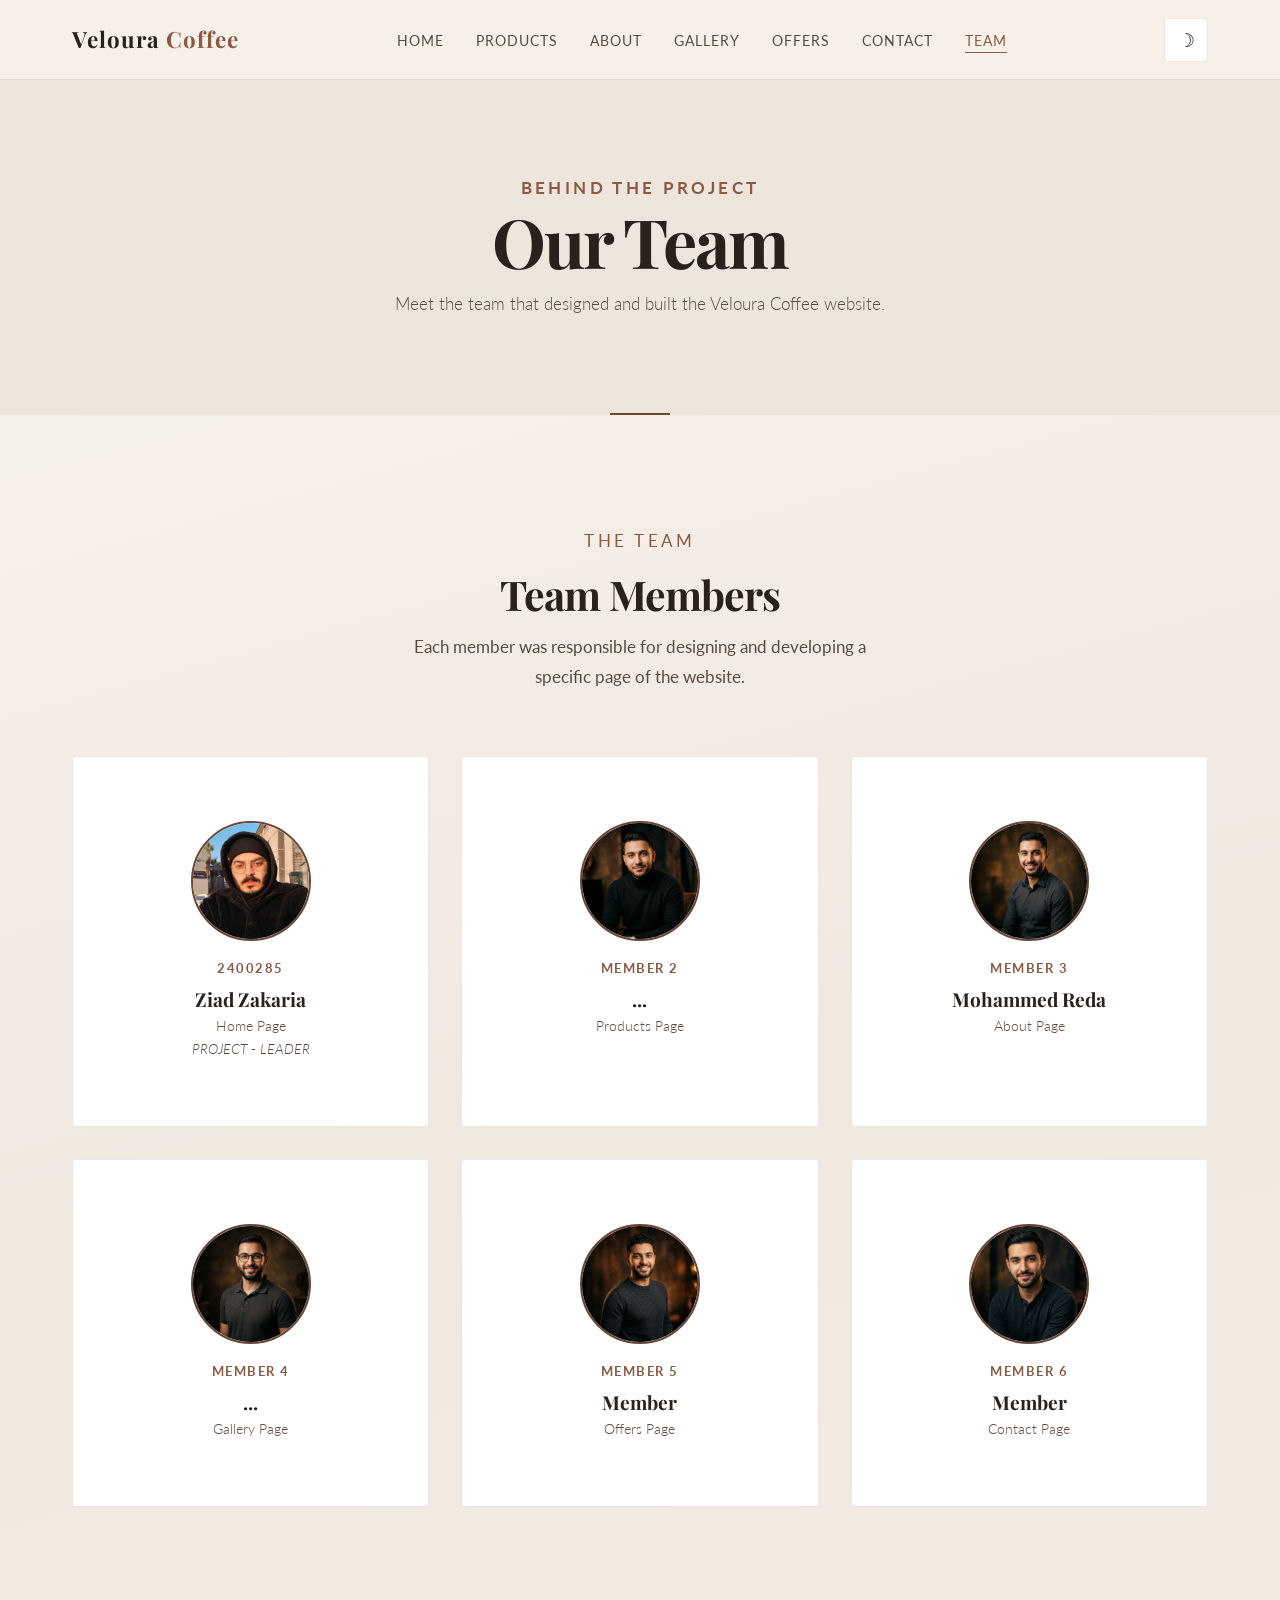
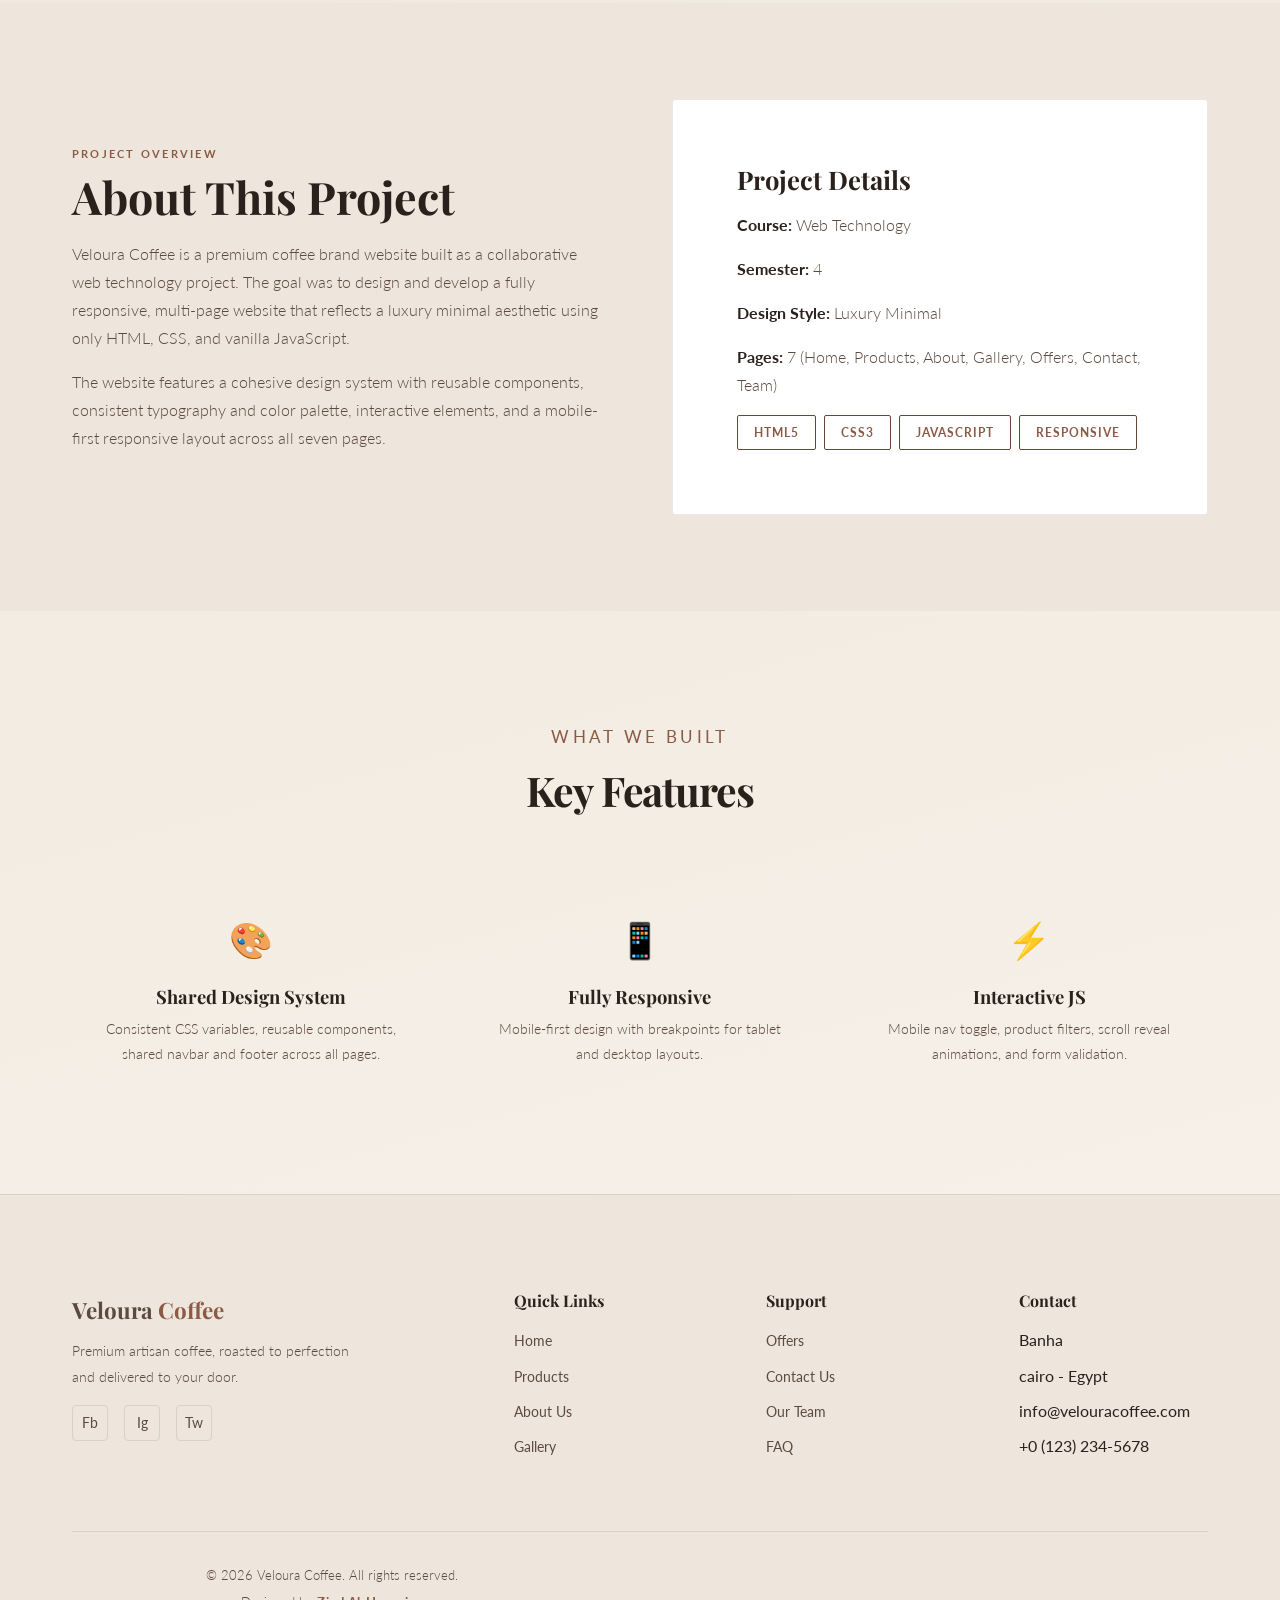
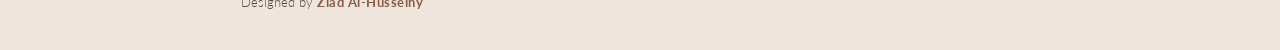
<file: team.html>
<!DOCTYPE html>
<html lang="en">

<head>
  <meta charset="UTF-8">
  <meta name="viewport" content="width=device-width, initial-scale=1.0">
  <meta name="description" content="Meet the team behind Veloura Coffee and learn about the project vision.">
  <title>Our Team — Veloura Coffee</title>
  <script>
    (function () {
      try {
        if (localStorage.getItem('veloura-theme') === 'dark') {
          document.documentElement.setAttribute('data-theme', 'dark');
        }
      } catch (e) {}
    })();
  </script>
  <link rel="stylesheet" href="css/style.css">
  <style>
    .team-grid {
      display: grid;
      grid-template-columns: repeat(3, 1fr);
      gap: var(--space-md);
    }

    .team-card {
      background: var(--clr-surface);
      border: 1px solid var(--clr-border);
      border-radius: 4px;
      padding: var(--space-lg) var(--space-md);
      text-align: center;
      transition: transform var(--transition), box-shadow var(--transition);
    }

    .team-card:hover {
      transform: translateY(-4px);
      box-shadow: var(--shadow-card-hover);
    }

    .team-card__avatar {
      width: 120px;
      height: 120px;
      border-radius: 50%;
      border: 2px solid var(--clr-bronze-dark);
      margin: 0 auto var(--space-sm);
      object-fit: cover;
    }

    .team-card__name {
      font-family: var(--ff-heading);
      font-size: 1.2rem;
      color: var(--clr-text);
      margin-bottom: 4px;
    }

    .team-card__role {
      font-size: 0.82rem;
      font-weight: 700;
      letter-spacing: 1.5px;
      text-transform: uppercase;
      color: var(--clr-bronze);
      margin-bottom: var(--space-xs);
    }

    .team-card__page {
      font-size: 0.85rem;
      color: var(--clr-text-soft);
    }

    .project-info {
      background: var(--clr-surface);
      border: 1px solid var(--clr-border);
      border-radius: 4px;
      padding: var(--space-lg);
    }

    .project-info h3 {
      margin-bottom: var(--space-sm);
    }

    .project-info p {
      margin-bottom: var(--space-sm);
    }

    .tech-tags {
      display: flex;
      gap: var(--space-xs);
      flex-wrap: wrap;
      margin-top: var(--space-sm);
    }

    .tech-tag {
      font-size: 0.78rem;
      font-weight: 700;
      letter-spacing: 1px;
      text-transform: uppercase;
      padding: 6px 16px;
      border: 1px solid var(--clr-bronze-dark);
      border-radius: 2px;
      color: var(--clr-bronze);
    }

    @media (max-width: 768px) {
      .team-grid {
        grid-template-columns: repeat(2, 1fr);
      }
    }

    @media (max-width: 480px) {
      .team-grid {
        grid-template-columns: 1fr;
      }
    }
  </style>
</head>

<body>

  <!-- ===== NAVBAR ===== -->
  <nav class="navbar" id="navbar">
    <div class="container">
      <a href="index.html" class="navbar__logo">Veloura <span>Coffee</span></a>
      <ul class="navbar__links" id="nav-links">
        <li><a href="index.html">Home</a></li>
        <li><a href="products.html">Products</a></li>
        <li><a href="about.html">About</a></li>
        <li><a href="gallery.html">Gallery</a></li>
        <li><a href="offers.html">Offers</a></li>
        <li><a href="contact.html">Contact</a></li>
        <li><a href="team.html">Team</a></li>
      </ul>
      <div class="navbar__actions">
        <button type="button" class="theme-toggle" id="theme-toggle" aria-pressed="false" title="Switch theme" aria-label="Switch to dark mode">
          <span class="theme-toggle__icon theme-toggle__icon--sun" aria-hidden="true">&#9728;</span>
          <span class="theme-toggle__icon theme-toggle__icon--moon" aria-hidden="true">&#9789;</span>
        </button>
        <div class="navbar__toggle" id="nav-toggle">
        <span></span>
        <span></span>
        <span></span>
        </div>
      </div>
    </div>
  </nav>

  <!-- ===== PAGE BANNER ===== -->
  <section class="page-banner">
    <div class="container">
      <p class="section-label">Behind the Project</p>
      <h1>Our Team</h1>
      <p>Meet the team that designed and built the Veloura Coffee website.</p>
    </div>
  </section>

  <!-- ===== TEAM MEMBERS ===== -->
  <section class="section" id="team">
    <div class="container">
      <div class="section-header reveal">
        <p class="section-label">The Team</p>
        <h2>Team Members</h2>
        <p>Each member was responsible for designing and developing a specific page of the website.</p>
      </div>
      <div class="team-grid reveal">
        <!-- Member 1 -->
        <div class="team-card">
          <img class="team-card__avatar" src="assets/images/1000129266.jpg.jpeg" alt="Ziad Zakaria">
          <p class="team-card__role">2400285</p>
          <h3 class="team-card__name">Ziad Zakaria</h3>
          <p class="team-card__page">Home Page <BR><em>PROJECT - LEADER</em></BR></p>
        </div>
        <!-- Member 2 -->
        <div class="team-card">
          <img class="team-card__avatar" src="assets/images/team-2.png" alt="Adham Ashraf">
          <p class="team-card__role">Member 2</p>
          <h3 class="team-card__name">...</h3>
          <p class="team-card__page">Products Page</p>
        </div>
        <!-- Member 3 -->
        <div class="team-card">
          <img class="team-card__avatar" src="assets/images/team-3.png" alt="Member">
          <p class="team-card__role">Member 3</p>
          <h3 class="team-card__name">Mohammed Reda</h3>
          <p class="team-card__page">About Page</p>
        </div>
        <!-- Member 4 -->
        <div class="team-card">
          <img class="team-card__avatar" src="assets/images/team-4.png" alt="Member">
          <p class="team-card__role">Member 4</p>
          <h3 class="team-card__name">...</h3>
          <p class="team-card__page">Gallery Page</p>
        </div>
        <!-- Member 5 -->
        <div class="team-card">
          <img class="team-card__avatar" src="assets/images/team-5.png" alt="Member">
          <p class="team-card__role">Member 5</p>
          <h3 class="team-card__name">Member</h3>
          <p class="team-card__page">Offers Page</p>
        </div>
        <!-- Member 6 -->
        <div class="team-card">
          <img class="team-card__avatar" src="assets/images/team-6.png" alt="Member">
          <p class="team-card__role">Member 6</p>
          <h3 class="team-card__name">Member</h3>
          <p class="team-card__page">Contact Page</p>
        </div>
      </div>
    </div>
  </section>

  <!-- ===== PROJECT IDEA ===== -->
  <section class="section section--alt" id="project-idea">
    <div class="container">
      <div class="split reveal">
        <div class="split__content">
          <p class="section-label">Project Overview</p>
          <h2>About This Project</h2>
          <p>Veloura Coffee is a premium coffee brand website built as a collaborative web technology project. The goal
            was to design and develop a fully responsive, multi-page website that reflects a luxury minimal aesthetic
            using only HTML, CSS, and vanilla JavaScript.</p>
          <p>The website features a cohesive design system with reusable components, consistent typography and color
            palette, interactive elements, and a mobile-first responsive layout across all seven pages.</p>
        </div>
        <div>
          <div class="project-info">
            <h3>Project Details</h3>
            <p><strong style="color:var(--clr-text);">Course:</strong> Web Technology</p>
            <p><strong style="color:var(--clr-text);">Semester:</strong> 4</p>
            <p><strong style="color:var(--clr-text);">Design Style:</strong> Luxury Minimal</p>
            <p><strong style="color:var(--clr-text);">Pages:</strong> 7 (Home, Products, About, Gallery, Offers,
              Contact, Team)</p>
            <div class="tech-tags">
              <span class="tech-tag">HTML5</span>
              <span class="tech-tag">CSS3</span>
              <span class="tech-tag">JavaScript</span>
              <span class="tech-tag">Responsive</span>
            </div>
          </div>
        </div>
      </div>
    </div>
  </section>

  <!-- ===== KEY FEATURES ===== -->
  <section class="section" id="features">
    <div class="container">
      <div class="section-header reveal">
        <p class="section-label">What We Built</p>
        <h2>Key Features</h2>
      </div>
      <div class="grid grid--3 reveal">
        <div class="feature">
          <div class="feature__icon">🎨</div>
          <h4 class="feature__title">Shared Design System</h4>
          <p class="feature__text">Consistent CSS variables, reusable components, shared navbar and footer across all
            pages.</p>
        </div>
        <div class="feature">
          <div class="feature__icon">📱</div>
          <h4 class="feature__title">Fully Responsive</h4>
          <p class="feature__text">Mobile-first design with breakpoints for tablet and desktop layouts.</p>
        </div>
        <div class="feature">
          <div class="feature__icon">⚡</div>
          <h4 class="feature__title">Interactive JS</h4>
          <p class="feature__text">Mobile nav toggle, product filters, scroll reveal animations, and form validation.
          </p>
        </div>
      </div>
    </div>
  </section>

  <!-- ===== FOOTER ===== -->
  <footer class="footer">
    <div class="container">
      <div class="footer__grid">
        <div>
          <p class="footer__brand-name">Veloura <span>Coffee</span></p>
          <p class="footer__tagline">Premium artisan coffee, roasted to perfection and delivered to your door.</p>
          <div class="footer__social">
            <a href="#" aria-label="Facebook">Fb</a>
            <a href="#" aria-label="Instagram">Ig</a>
            <a href="#" aria-label="Twitter">Tw</a>
          </div>
        </div>
        <div>
          <h4 class="footer__heading">Quick Links</h4>
          <ul class="footer__links">
            <li><a href="index.html">Home</a></li>
            <li><a href="products.html">Products</a></li>
            <li><a href="about.html">About Us</a></li>
            <li><a href="gallery.html">Gallery</a></li>
          </ul>
        </div>
        <div>
          <h4 class="footer__heading">Support</h4>
          <ul class="footer__links">
            <li><a href="offers.html">Offers</a></li>
            <li><a href="contact.html">Contact Us</a></li>
            <li><a href="team.html">Our Team</a></li>
            <li><a href="#">FAQ</a></li>
          </ul>
        </div>
        <div>
          <h4 class="footer__heading">Contact</h4>
          <ul class="footer__links">
            <li>Banha</li>
            <li>cairo - Egypt</li>
            <li>info@velouracoffee.com</li>
            <li>+0 (123) 234-5678</li>
          </ul>
        </div>
      </div>
      <div class="footer__bottom">
        <p>&copy; 2026 Veloura Coffee. All rights reserved.</p>
        <p>Designed by <a
            href="https://www.linkedin.com/in/ziad-al-husseiny-79581132b/?lipi=urn%3Ali%3Apage%3Ad_flagship3_profile_view_base_contact_details%3BVVFve%2FhvR7aaU4E5f2c5Cg%3D%3D"
            target="_blank" rel="noopener noreferrer" class="footer__designer">Ziad Al-Husseiny</a></p>
      </div>
    </div>
  </footer>

  <script src="js/main.js"></script>
</body>

</html>
</file>
<file: css/style.css>
/* ========================================
   VELOURA COFFEE — Design System
   ======================================== */

/* Google Fonts (Inter: hero / UI stack like reference) */
@import url('https://fonts.googleapis.com/css2?family=Inter:wght@400;500;600;700&family=Lato:wght@300;400;700&family=Playfair+Display:ital,wght@0,400;0,700;1,400&display=swap');

/* ---- CSS Variables: default = light; dark via html[data-theme="dark"] ---- */
:root {
  color-scheme: light;
  /* Light theme */
  --clr-bg: #F7F2EB;
  --clr-bg-secondary: #EEE6DC;
  --clr-surface: #FFFFFF;
  --clr-bronze-dark: #6B4536;
  --clr-bronze: #8B5A45;
  --clr-text: #2A211C;
  --clr-text-soft: #5C4A40;
  --clr-on-accent: #FEF9F3;
  --clr-border: rgba(42, 33, 28, 0.1);
  --body-gradient: linear-gradient(165deg, #F9F5F0 0%, #F0E8DF 35%, #F4EDE4 70%, #F7F2EB 100%);
  --clr-navbar: rgba(247, 242, 235, 0.88);
  --clr-navbar-mobile: rgba(255, 252, 248, 0.97);
  --shadow-card-hover: 0 16px 48px rgba(42, 33, 28, 0.1);
  --footer-designer-hover: var(--clr-bronze-dark);

  /* Typography */
  --ff-heading: 'Playfair Display', Georgia, serif;
  --ff-body: 'Lato', Arial, sans-serif;
  --ff-hero: 'Inter', -apple-system, BlinkMacSystemFont, 'Segoe UI', sans-serif;
  --ease-hero: cubic-bezier(0.22, 1, 0.36, 1);

  /* Spacing */
  --space-xs: 0.5rem;
  --space-sm: 1rem;
  --space-md: 2rem;
  --space-lg: 4rem;
  --space-xl: 6rem;
  --space-2xl: 8rem;

  /* Sizing */
  --container-max: 1200px;
  --nav-height: 80px;

  /* Transitions */
  --transition: 0.3s ease;
  --transition-slow: 0.6s ease;
}

html[data-theme="dark"] {
  color-scheme: dark;
  --clr-bg: #120F0D;
  --clr-bg-secondary: #1B1613;
  --clr-surface: #241D19;
  --clr-bronze-dark: #6E4B3A;
  --clr-bronze: #9A6A52;
  --clr-text: #F5EDE3;
  --clr-text-soft: #D6C2B0;
  --clr-on-accent: #F5EDE3;
  --clr-border: rgba(214, 194, 176, 0.12);
  --body-gradient: linear-gradient(160deg, #120F0D 0%, #2a1f18 30%, #1a1410 60%, #120F0D 100%);
  --clr-navbar: rgba(18, 15, 13, 0.85);
  --clr-navbar-mobile: rgba(18, 15, 13, 0.97);
  --shadow-card-hover: 0 12px 40px rgba(0, 0, 0, 0.3);
  --footer-designer-hover: var(--clr-text);
}

/* ---- Reset ---- */
*,
*::before,
*::after {
  margin: 0;
  padding: 0;
  box-sizing: border-box;
}

html {
  scroll-behavior: smooth;
  font-size: 16px;
}

body {
  font-family: var(--ff-body);
  background: var(--body-gradient);
  background-color: var(--clr-bg);
  color: var(--clr-text);
  transition: background-color var(--transition), color var(--transition);
  line-height: 1.7;
  overflow-x: hidden;
  -webkit-font-smoothing: antialiased;
}

a {
  text-decoration: none;
  color: inherit;
}

ul {
  list-style: none;
}

img {
  max-width: 100%;
  display: block;
  height: auto;
}

button {
  cursor: pointer;
  font-family: var(--ff-body);
  border: none;
  background: none;
}

/* ---- Container ---- */
.container {
  max-width: var(--container-max);
  margin: 0 auto;
  padding: 0 var(--space-md);
}

/* ---- Typography ---- */
h1,
h2,
h3,
h4 {
  font-family: var(--ff-heading);
  font-weight: 700;
  line-height: 1.2;
  color: var(--clr-text);
  font-feature-settings: 'kern' 1, 'liga' 1;
  text-rendering: optimizeLegibility;
}

h1 {
  font-size: clamp(2.5rem, 5.2vw + 0.5rem, 4.25rem);
  letter-spacing: -0.03em;
}

h2 {
  font-size: clamp(1.8rem, 3.5vw, 2.8rem);
}

h3 {
  font-size: clamp(1.3rem, 2.5vw, 1.6rem);
}

h4 {
  font-size: 1.1rem;
}

p {
  color: var(--clr-text-soft);
  max-width: min(65ch, 650px);
  font-weight: 300;
  line-height: 1.75;
}

.section-label {
  font-family: var(--ff-body);
  font-size: 0.7rem;
  font-weight: 700;
  letter-spacing: 0.2em;
  text-transform: uppercase;
  color: var(--clr-bronze);
  margin-bottom: var(--space-sm);
  line-height: 1.4;
}

.section-title {
  margin-bottom: var(--space-sm);
}

.section-text {
  margin-bottom: var(--space-md);
}

/* ---- Section Spacing ---- */
.section {
  padding: var(--space-xl) 0;
}

.section--alt {
  background-color: var(--clr-bg-secondary);
}

.section-header {
  text-align: center;
  margin-bottom: var(--space-lg);
  max-width: 52rem;
  margin-inline: auto;
}

.section-header .section-label {
  margin-bottom: var(--space-sm);
}

.section-header h2 {
  margin-left: auto;
  margin-right: auto;
  max-width: min(100%, 22rem);
  line-height: 1.12;
  letter-spacing: -0.025em;
  text-wrap: balance;
  font-size: clamp(1.9rem, 3.2vw, 2.75rem);
}

.section-header p {
  margin: var(--space-sm) auto 0;
  max-width: 46ch;
  line-height: 1.75;
  font-size: 1.04rem;
  font-weight: 400;
}

/* ===================
   NAVBAR
   =================== */
.navbar {
  position: fixed;
  top: 0;
  left: 0;
  width: 100%;
  height: var(--nav-height);
  z-index: 1000;
  background: var(--clr-navbar);
  backdrop-filter: blur(12px);
  -webkit-backdrop-filter: blur(12px);
  border-bottom: 1px solid var(--clr-border);
  transition: background var(--transition);
}

.navbar__actions {
  display: flex;
  align-items: center;
  gap: var(--space-sm);
}

/* Theme toggle (moon = switch to dark; sun = switch to light) */
.theme-toggle {
  display: inline-flex;
  align-items: center;
  justify-content: center;
  width: 44px;
  height: 44px;
  padding: 0;
  border: 1px solid var(--clr-border);
  border-radius: 4px;
  color: var(--clr-text);
  background: var(--clr-surface);
  transition: color var(--transition), border-color var(--transition), background var(--transition);
}

.theme-toggle:hover {
  color: var(--clr-bronze);
  border-color: var(--clr-bronze-dark);
}

.theme-toggle__icon {
  font-size: 1.2rem;
  line-height: 1;
}

/* Light page: show moon; dark page: show sun */
html:not([data-theme="dark"]) .theme-toggle__icon--sun,
html[data-theme="dark"] .theme-toggle__icon--moon {
  display: none;
}

.navbar .container {
  display: flex;
  align-items: center;
  justify-content: space-between;
  height: 100%;
}

.navbar__logo {
  font-family: var(--ff-heading);
  font-size: 1.4rem;
  font-weight: 700;
  color: var(--clr-text);
  letter-spacing: 1px;
}

.navbar__logo span {
  color: var(--clr-bronze);
}

.navbar__links {
  display: flex;
  gap: var(--space-md);
}

.navbar__links a {
  font-size: 0.85rem;
  font-weight: 400;
  letter-spacing: 1px;
  text-transform: uppercase;
  color: var(--clr-text-soft);
  transition: color var(--transition);
  position: relative;
}

.navbar__links a::after {
  content: '';
  position: absolute;
  bottom: -4px;
  left: 0;
  width: 0;
  height: 1px;
  background: var(--clr-bronze);
  transition: width var(--transition);
}

.navbar__links a:hover,
.navbar__links a.active {
  color: var(--clr-bronze);
}

.navbar__links a:hover::after,
.navbar__links a.active::after {
  width: 100%;
}

/* Mobile Toggle */
.navbar__toggle {
  display: none;
  flex-direction: column;
  gap: 5px;
  cursor: pointer;
}

.navbar__toggle span {
  width: 24px;
  height: 2px;
  background: var(--clr-text);
  border-radius: 2px;
  transition: var(--transition);
}

/* Mobile Nav */
@media (max-width: 768px) {
  .navbar__toggle {
    display: flex;
  }

  .navbar__links {
    position: fixed;
    top: var(--nav-height);
    left: 0;
    width: 100%;
    flex-direction: column;
    background: var(--clr-navbar-mobile);
    backdrop-filter: blur(16px);
    padding: var(--space-md);
    gap: var(--space-sm);
    transform: translateY(-120%);
    transition: transform var(--transition);
    border-bottom: 1px solid var(--clr-border);
  }

  .navbar__links.open {
    transform: translateY(0);
  }

  .navbar__toggle.open span:nth-child(1) {
    transform: rotate(45deg) translate(5px, 5px);
  }

  .navbar__toggle.open span:nth-child(2) {
    opacity: 0;
  }

  .navbar__toggle.open span:nth-child(3) {
    transform: rotate(-45deg) translate(5px, -5px);
  }
}

/* ===================
   BUTTONS
   =================== */
.btn {
  display: inline-block;
  font-family: var(--ff-body);
  font-size: 0.85rem;
  font-weight: 700;
  letter-spacing: 2px;
  text-transform: uppercase;
  padding: 14px 36px;
  border-radius: 2px;
  transition: all var(--transition);
  cursor: pointer;
  text-align: center;
}

.btn--primary {
  background: var(--clr-bronze-dark);
  color: var(--clr-on-accent);
  border: 1px solid var(--clr-bronze-dark);
}

.btn--primary:hover {
  background: var(--clr-bronze);
  border-color: var(--clr-bronze);
}

.btn--outline {
  background: transparent;
  color: var(--clr-bronze);
  border: 1px solid var(--clr-bronze-dark);
}

.btn--outline:hover {
  background: var(--clr-bronze-dark);
  color: var(--clr-on-accent);
}

.btn--sm {
  padding: 10px 24px;
  font-size: 0.78rem;
}

/* ===================
   CARDS
   =================== */
.card {
  background: var(--clr-surface);
  border: 1px solid var(--clr-border);
  border-radius: 4px;
  overflow: hidden;
  transition: transform var(--transition), box-shadow var(--transition);
}

.card:hover {
  transform: translateY(-4px);
  box-shadow: var(--shadow-card-hover);
}

.card__img {
  width: 100%;
  height: 260px;
  object-fit: cover;
}

.card__body {
  padding: var(--space-md);
}

.card__title {
  font-family: var(--ff-heading);
  font-size: 1.2rem;
  margin-bottom: var(--space-xs);
}

.card__text {
  font-size: 0.9rem;
  color: var(--clr-text-soft);
  margin-bottom: var(--space-sm);
}

.card__price {
  font-family: var(--ff-heading);
  font-size: 1.1rem;
  color: var(--clr-bronze);
}

.card__footer {
  display: flex;
  justify-content: space-between;
  align-items: center;
}

/* ===================
   PAGE BANNER
   =================== */
.page-banner {
  padding-top: calc(var(--nav-height) + var(--space-xl));
  padding-bottom: var(--space-xl);
  background: var(--clr-bg-secondary);
  text-align: center;
  position: relative;
  overflow: hidden;
}

.page-banner::after {
  content: '';
  position: absolute;
  bottom: 0;
  left: 50%;
  transform: translateX(-50%);
  width: 60px;
  height: 2px;
  background: var(--clr-bronze-dark);
}

.page-banner h1 {
  margin-bottom: var(--space-xs);
}

.page-banner p {
  margin: 0 auto;
  font-size: 1.05rem;
}

/* ===================
   HERO — centered stack (full-width video + cinematic scrim, reference-style)
   =================== */
.hero {
  /* Light-on-dark type in hero; scrim below keeps contrast over video in both site themes */
  --hero-fg: #f7f4f0;
  --hero-fg-muted: rgba(247, 244, 240, 0.78);
  min-height: 100vh;
  display: flex;
  align-items: center;
  justify-content: center;
  padding: calc(var(--nav-height) + var(--space-md)) var(--space-md) var(--space-lg);
  background: var(--clr-bg);
  position: relative;
  overflow: hidden;
  text-align: center;
}

/* Full-bleed video: pointer-events off so nav/buttons stay usable */
.hero__bg-video {
  position: absolute;
  inset: 0;
  z-index: 0;
  pointer-events: none;
}

.hero__bg-video .hero__video {
  display: block;
  width: 100%;
  height: 100%;
  object-fit: cover;
  object-position: center;
  filter: saturate(0.95) contrast(1.04);
}

/* Animated espresso → crema → bronze mesh over video */
.hero__coffee-gradient {
  position: absolute;
  inset: 0;
  z-index: 1;
  pointer-events: none;
  overflow: hidden;
  mix-blend-mode: soft-light;
  opacity: 0.5;
}

.hero__coffee-gradient::before {
  content: '';
  position: absolute;
  inset: -30%;
  background: linear-gradient(
    118deg,
    #070302 0%,
    #1a0c07 10%,
    #3d2316 24%,
    #6a4028 38%,
    #a67c4a 48%,
    #e8c9a0 52%,
    #8b5230 60%,
    #4a2818 75%,
    #120805 100%
  );
  background-size: 450% 450%;
  background-position: 8% 42%;
  animation: velouraCoffeeFlow 20s ease-in-out infinite alternate;
}

.hero__coffee-gradient::after {
  content: '';
  position: absolute;
  inset: -10%;
  background:
    radial-gradient(ellipse 90% 70% at 15% 25%, rgba(255, 210, 170, 0.22) 0%, transparent 52%),
    radial-gradient(ellipse 75% 60% at 90% 80%, rgba(60, 28, 18, 0.45) 0%, transparent 50%);
  background-repeat: no-repeat;
  background-size: 100% 100%, 100% 100%;
  background-position: 0% 0%, 0% 0%;
  animation: velouraCoffeeOrbs 14s ease-in-out infinite;
  mix-blend-mode: screen;
  opacity: 0.7;
}

@keyframes velouraCoffeeFlow {
  0% {
    background-position: 2% 28%;
  }

  100% {
    background-position: 98% 72%;
  }
}

@keyframes velouraCoffeeOrbs {
  0%,
  100% {
    transform: translate3d(-1%, 1%, 0) scale(1.02);
    opacity: 0.65;
  }

  50% {
    transform: translate3d(2.5%, -2%, 0) scale(1.08);
    opacity: 0.95;
  }
}

@media (prefers-reduced-motion: reduce) {
  .hero__coffee-gradient::before,
  .hero__coffee-gradient::after {
    animation: none;
  }

  .hero__coffee-gradient::before {
    background-position: 45% 48%;
  }

  .hero__coffee-gradient::after {
    transform: none;
    opacity: 0.8;
  }
}

/* Dark center vignette + edge falloff (readability) */
.hero__scrim {
  position: absolute;
  inset: 0;
  z-index: 2;
  pointer-events: none;
  background:
    radial-gradient(ellipse 90% 75% at 50% 45%, rgba(0, 0, 0, 0.55) 0%, rgba(0, 0, 0, 0.2) 55%, rgba(0, 0, 0, 0.5) 100%),
    linear-gradient(180deg, rgba(0, 0, 0, 0.4) 0%, transparent 35%, rgba(0, 0, 0, 0.55) 100%);
}

.hero .container--hero {
  position: relative;
  z-index: 3;
  display: flex;
  justify-content: center;
  width: 100%;
  max-width: var(--container-max);
  margin: 0 auto;
}

.hero__content--center {
  display: flex;
  flex-direction: column;
  align-items: center;
  width: 100%;
  max-width: 52rem;
  color: var(--hero-fg);
}

/* Top pill: glass + arrow (reference) */
.hero__badge {
  display: inline-flex;
  align-items: center;
  gap: 0.5rem;
  margin-bottom: var(--space-md);
  padding: 0.5rem 1rem 0.5rem 0.75rem;
  font-family: var(--ff-hero);
  font-size: 0.8rem;
  font-weight: 500;
  letter-spacing: 0.02em;
  text-decoration: none;
  color: var(--hero-fg);
  background: rgba(255, 255, 255, 0.08);
  border: 1px solid rgba(255, 255, 255, 0.14);
  border-radius: 999px;
  backdrop-filter: blur(12px);
  -webkit-backdrop-filter: blur(12px);
  transition: background var(--transition), border-color var(--transition), transform var(--transition);
}

.hero__badge:hover {
  background: rgba(255, 255, 255, 0.14);
  border-color: rgba(255, 255, 255, 0.25);
  transform: translateY(-1px);
}

.hero__badge-icon {
  display: flex;
  align-items: center;
  justify-content: center;
  font-size: 0.95rem;
  line-height: 1;
  color: var(--hero-fg);
  opacity: 0.95;
}

.hero__badge-text {
  white-space: nowrap;
}

@media (max-width: 400px) {
  .hero__badge-text {
    white-space: normal;
    text-align: left;
    max-width: 12rem;
  }
}

.hero__badge-arrow {
  font-size: 0.95rem;
  line-height: 1;
  opacity: 0.9;
  margin-left: 0.15rem;
}

/* Inter-style display title */
.hero__title {
  font-family: var(--ff-hero);
  font-weight: 600;
  font-size: clamp(2.1rem, 4.2vw + 0.5rem, 3.35rem);
  line-height: 1.1;
  letter-spacing: -0.035em;
  margin: 0 0 var(--space-md);
  max-width: 19ch;
  text-wrap: balance;
  color: var(--hero-fg);
  text-shadow: 0 1px 32px rgba(0, 0, 0, 0.35);
}

.hero__title .hero__title-line2 {
  display: block;
  margin-top: 0.1em;
}

.hero__title-strong {
  font-weight: 700;
  color: #fff;
}

/* Slow bronze / cream shimmer on the word "Exceptional" */
@media (prefers-reduced-motion: no-preference) {
  .hero__title-strong.hero__title-shimmer {
    color: transparent;
    background: linear-gradient(
      100deg,
      #fff6eb 0%,
      #e8c9a8 12%,
      #ffffff 26%,
      #d4a06a 42%,
      #fff0e0 55%,
      #c49a5e 70%,
      #fefaf4 100%
    );
    background-size: 220% 100%;
    -webkit-background-clip: text;
    background-clip: text;
    animation: velouraTitleBronze 12s ease-in-out infinite;
  }
}

@media (prefers-reduced-motion: reduce) {
  .hero__title-shimmer {
    color: #fff;
  }
}

@keyframes velouraTitleBronze {
  0%,
  100% {
    background-position: 0% 50%;
  }

  50% {
    background-position: 100% 50%;
  }
}

/* Subcopy: ~60% readable column */
.hero__lead {
  font-family: var(--ff-hero);
  font-size: clamp(0.98rem, 1.5vw, 1.1rem);
  line-height: 1.65;
  font-weight: 400;
  color: var(--hero-fg-muted);
  max-width: min(60%, 36rem);
  margin: 0 auto var(--space-md);
  text-wrap: pretty;
  text-shadow: 0 1px 20px rgba(0, 0, 0, 0.45);
}

.hero__buttons {
  display: flex;
  flex-wrap: wrap;
  align-items: center;
  justify-content: center;
  gap: 0.75rem;
  padding-top: 0.25rem;
}

/* Hero CTAs: frosted + solid pill (reference layout) */
.btn--hero {
  text-transform: none;
  letter-spacing: 0.01em;
  font-family: var(--ff-hero);
  font-size: 0.94rem;
  font-weight: 600;
  padding: 0.88rem 1.65rem;
  border-radius: 999px;
  display: inline-flex;
  align-items: center;
  justify-content: center;
  gap: 0.45rem;
  border: 1px solid transparent;
  line-height: 1.2;
}

.btn--hero-glass {
  color: #f7f4f0;
  background: rgba(255, 255, 255, 0.1);
  border-color: rgba(255, 255, 255, 0.22);
  backdrop-filter: blur(14px);
  -webkit-backdrop-filter: blur(14px);
}

.btn--hero-glass:hover {
  background: rgba(255, 255, 255, 0.2);
  border-color: rgba(255, 255, 255, 0.4);
  color: #fff;
}

.btn--hero-solid {
  color: #1a1410;
  background: #f2eeea;
  border-color: rgba(255, 255, 255, 0.45);
  box-shadow: 0 6px 28px rgba(0, 0, 0, 0.22);
}

.btn--hero-solid:hover {
  background: #fff;
  color: #0f0c0a;
}

.btn__arr {
  display: inline-block;
  font-size: 1.05em;
  line-height: 0;
  transform: translate(1px, -2px);
}

/* Staggered hero copy + CTAs (respects reduced motion) */
@media (prefers-reduced-motion: no-preference) {
  .hero__content--animate > * {
    opacity: 0;
    transform: translate3d(0, 1.15rem, 0);
    animation: heroTextIn 0.95s var(--ease-hero) forwards;
  }

  .hero__content--animate > *:nth-child(1) {
    animation-delay: 0.08s;
  }

  .hero__content--animate > *:nth-child(2) {
    animation-delay: 0.2s;
  }

  .hero__content--animate > *:nth-child(3) {
    animation-delay: 0.36s;
  }

  .hero__content--animate > *:nth-child(4) {
    animation-delay: 0.5s;
  }
}

@media (prefers-reduced-motion: reduce) {
  .hero__content--animate > * {
    animation: none !important;
    opacity: 1 !important;
    transform: none !important;
  }
}

@keyframes heroTextIn {
  to {
    opacity: 1;
    transform: translate3d(0, 0, 0);
  }
}

.hero__image {
  position: relative;
}

.hero__image img {
  width: 100%;
  height: 520px;
  object-fit: cover;
  border-radius: 4px;
  border: 1px solid var(--clr-border);
}

.hero__image::before {
  content: '';
  position: absolute;
  top: -20px;
  right: -20px;
  width: 100%;
  height: 100%;
  border: 1px solid var(--clr-bronze-dark);
  border-radius: 4px;
  z-index: -1;
}

@media (max-width: 768px) {
  .hero {
    padding-top: calc(var(--nav-height) + var(--space-sm));
  }

  .hero__scrim {
    background:
      radial-gradient(ellipse 100% 80% at 50% 42%, rgba(0, 0, 0, 0.58) 0%, rgba(0, 0, 0, 0.3) 55%, rgba(0, 0, 0, 0.55) 100%),
      linear-gradient(180deg, rgba(0, 0, 0, 0.5) 0%, transparent 40%, rgba(0, 0, 0, 0.6) 100%);
  }

  .hero__title {
    max-width: 100%;
  }

  .hero__lead {
    max-width: 92%;
  }

  .hero__buttons {
    flex-direction: column;
    width: 100%;
    max-width: 20rem;
  }

  .hero__buttons .btn--hero {
    width: 100%;
  }
}

/* ===================
   GRID LAYOUTS
   =================== */
.grid {
  display: grid;
  gap: var(--space-md);
}

.grid--2 {
  grid-template-columns: repeat(2, 1fr);
}

.grid--3 {
  grid-template-columns: repeat(3, 1fr);
}

.grid--4 {
  grid-template-columns: repeat(4, 1fr);
}

@media (max-width: 992px) {

  .grid--3,
  .grid--4 {
    grid-template-columns: repeat(2, 1fr);
  }
}

@media (max-width: 576px) {

  .grid--2,
  .grid--3,
  .grid--4 {
    grid-template-columns: 1fr;
  }
}

/* ===================
   FEATURE BLOCKS
   =================== */
.feature {
  text-align: center;
  padding: var(--space-md);
}

.feature__icon {
  font-size: 2.2rem;
  margin-bottom: var(--space-sm);
  color: var(--clr-bronze);
}

.feature__title {
  font-family: var(--ff-heading);
  font-size: 1.15rem;
  margin-bottom: var(--space-xs);
}

.feature__text {
  font-size: 0.9rem;
  color: var(--clr-text-soft);
  margin: 0 auto;
}

/* ===================
   TESTIMONIALS
   =================== */
.testimonial {
  background: var(--clr-surface);
  border: 1px solid var(--clr-border);
  border-radius: 4px;
  padding: var(--space-md);
  text-align: center;
}

.testimonial__quote {
  font-family: var(--ff-heading);
  font-style: italic;
  font-size: 1.05rem;
  color: var(--clr-text);
  margin-bottom: var(--space-sm);
  line-height: 1.6;
}

.testimonial__quote::before {
  content: '\201C';
  font-size: 2.5rem;
  color: var(--clr-bronze);
  display: block;
  margin-bottom: var(--space-xs);
  line-height: 1;
}

.testimonial__author {
  font-size: 0.85rem;
  color: var(--clr-bronze);
  font-weight: 700;
  letter-spacing: 1px;
  text-transform: uppercase;
}

/* ===================
   CTA SECTION
   =================== */
.cta {
  background: var(--clr-bg-secondary);
  text-align: center;
  padding: var(--space-xl) 0;
  border-top: 1px solid var(--clr-border);
  border-bottom: 1px solid var(--clr-border);
}

.cta__inner {
  max-width: 40rem;
  margin-inline: auto;
}

.cta h2 {
  margin-bottom: var(--space-sm);
  line-height: 1.1;
  letter-spacing: -0.03em;
  text-wrap: balance;
  font-size: clamp(1.85rem, 2.5vw + 0.5rem, 2.5rem);
}

.cta p {
  margin: 0 auto var(--space-md);
  max-width: 40ch;
  line-height: 1.75;
  font-size: 1.04rem;
  font-weight: 400;
}

/* ===================
   FILTER BUTTONS
   =================== */
.filters {
  display: flex;
  justify-content: center;
  gap: var(--space-sm);
  flex-wrap: wrap;
  margin-bottom: var(--space-lg);
}

.filter-btn {
  font-size: 0.82rem;
  font-weight: 700;
  letter-spacing: 1.5px;
  text-transform: uppercase;
  padding: 10px 24px;
  color: var(--clr-text-soft);
  border: 1px solid var(--clr-border);
  border-radius: 2px;
  background: transparent;
  transition: all var(--transition);
  cursor: pointer;
}

.filter-btn:hover,
.filter-btn.active {
  color: var(--clr-on-accent);
  background: var(--clr-bronze-dark);
  border-color: var(--clr-bronze-dark);
}

/* ===================
   SPLIT / TWO-COL
   =================== */
.split {
  display: grid;
  grid-template-columns: 1fr 1fr;
  gap: var(--space-lg);
  align-items: center;
}

.split__img img {
  width: 100%;
  height: 420px;
  object-fit: cover;
  border-radius: 4px;
  border: 1px solid var(--clr-border);
}

.split__content .section-label {
  margin-bottom: var(--space-xs);
}

.split__content h2 {
  margin-bottom: var(--space-sm);
}

.split__content p {
  margin-bottom: var(--space-sm);
}

@media (max-width: 768px) {
  .split {
    grid-template-columns: 1fr;
  }

  .split__img img {
    height: 300px;
  }
}

/* ===================
   GALLERY GRID
   =================== */
.gallery-grid {
  display: grid;
  grid-template-columns: repeat(3, 1fr);
  gap: var(--space-sm);
}

.gallery-grid__item {
  overflow: hidden;
  border-radius: 4px;
  border: 1px solid var(--clr-border);
  position: relative;
}

.gallery-grid__item img {
  width: 100%;
  height: 280px;
  object-fit: cover;
  transition: transform var(--transition-slow);
}

.gallery-grid__item:hover img {
  transform: scale(1.05);
}

.gallery-grid__item--wide {
  grid-column: span 2;
}

.gallery-grid__item--tall {
  grid-row: span 2;
}

.gallery-grid__item--tall img {
  height: 100%;
}

@media (max-width: 768px) {
  .gallery-grid {
    grid-template-columns: repeat(2, 1fr);
  }

  .gallery-grid__item--wide {
    grid-column: span 1;
  }

  .gallery-grid__item--tall {
    grid-row: span 1;
  }
}

@media (max-width: 480px) {
  .gallery-grid {
    grid-template-columns: 1fr;
  }
}

/* ===================
   OFFER CARDS
   =================== */
.offer-card {
  background: var(--clr-surface);
  border: 1px solid var(--clr-border);
  border-radius: 4px;
  padding: var(--space-md);
  text-align: center;
  position: relative;
  overflow: hidden;
}

.offer-card__badge {
  position: absolute;
  top: 16px;
  right: -30px;
  background: var(--clr-bronze-dark);
  color: var(--clr-on-accent);
  font-size: 0.7rem;
  font-weight: 700;
  letter-spacing: 1px;
  text-transform: uppercase;
  padding: 6px 40px;
  transform: rotate(45deg);
}

.offer-card__title {
  font-family: var(--ff-heading);
  font-size: 1.4rem;
  margin-bottom: var(--space-xs);
}

.offer-card__price {
  font-family: var(--ff-heading);
  font-size: 2rem;
  color: var(--clr-bronze);
  margin-bottom: var(--space-xs);
}

.offer-card__original {
  font-size: 0.9rem;
  color: var(--clr-text-soft);
  text-decoration: line-through;
  margin-bottom: var(--space-sm);
}

.offer-card__text {
  font-size: 0.9rem;
  color: var(--clr-text-soft);
  margin-bottom: var(--space-md);
}

.offer-card__features {
  text-align: left;
  margin-bottom: var(--space-md);
}

.offer-card__features li {
  font-size: 0.88rem;
  color: var(--clr-text-soft);
  padding: var(--space-xs) 0;
  border-bottom: 1px solid var(--clr-border);
}

.offer-card__features li::before {
  content: '✦ ';
  color: var(--clr-bronze);
}

/* ===================
   CONTACT FORM
   =================== */
.form {
  max-width: 600px;
}

.form__group {
  margin-bottom: var(--space-sm);
}

.form__label {
  display: block;
  font-size: 0.82rem;
  font-weight: 700;
  letter-spacing: 1px;
  text-transform: uppercase;
  color: var(--clr-text-soft);
  margin-bottom: 6px;
}

.form__input,
.form__textarea {
  width: 100%;
  padding: 14px 16px;
  font-family: var(--ff-body);
  font-size: 0.95rem;
  color: var(--clr-text);
  background: var(--clr-surface);
  border: 1px solid var(--clr-border);
  border-radius: 2px;
  transition: border-color var(--transition);
}

.form__input:focus,
.form__textarea:focus {
  outline: none;
  border-color: var(--clr-bronze);
}

.form__textarea {
  min-height: 140px;
  resize: vertical;
}

.form__input.error,
.form__textarea.error {
  border-color: #a04040;
}

.form__error {
  font-size: 0.78rem;
  color: #c06060;
  margin-top: 4px;
  display: none;
}

.form__error.visible {
  display: block;
}

/* ===================
   CONTACT INFO
   =================== */
.contact-info {
  display: flex;
  flex-direction: column;
  gap: var(--space-md);
}

.contact-info__item {
  display: flex;
  gap: var(--space-sm);
  align-items: flex-start;
}

.contact-info__icon {
  font-size: 1.4rem;
  color: var(--clr-bronze);
  flex-shrink: 0;
  width: 40px;
  height: 40px;
  display: flex;
  align-items: center;
  justify-content: center;
  background: var(--clr-surface);
  border-radius: 4px;
  border: 1px solid var(--clr-border);
}

.contact-info__label {
  font-size: 0.78rem;
  font-weight: 700;
  letter-spacing: 1px;
  text-transform: uppercase;
  color: var(--clr-bronze);
  margin-bottom: 2px;
}

.contact-info__text {
  font-size: 0.95rem;
  color: var(--clr-text-soft);
}

/* ===================
   MAP PLACEHOLDER
   =================== */
.map-placeholder {
  width: 100%;
  height: 300px;
  background: var(--clr-surface);
  border: 1px solid var(--clr-border);
  border-radius: 4px;
  display: flex;
  align-items: center;
  justify-content: center;
  color: var(--clr-text-soft);
  font-size: 0.9rem;
}

/* ===================
   FOOTER
   =================== */
.footer {
  background: var(--clr-bg-secondary);
  border-top: 1px solid var(--clr-border);
  padding: var(--space-xl) 0 var(--space-md);
}

.footer__grid {
  display: grid;
  grid-template-columns: 2fr 1fr 1fr 1fr;
  gap: var(--space-lg);
  margin-bottom: var(--space-lg);
}

.footer__brand-name {
  font-family: var(--ff-heading);
  font-size: 1.4rem;
  font-weight: 700;
  margin-bottom: var(--space-xs);
}

.footer__brand-name span {
  color: var(--clr-bronze);
}

.footer__tagline {
  font-size: 0.9rem;
  color: var(--clr-text-soft);
  margin-bottom: var(--space-sm);
  max-width: 280px;
}

.footer__heading {
  font-family: var(--ff-heading);
  font-size: 1rem;
  margin-bottom: var(--space-sm);
  color: var(--clr-text);
}

.footer__links li {
  margin-bottom: var(--space-xs);
}

.footer__links a {
  font-size: 0.88rem;
  color: var(--clr-text-soft);
  transition: color var(--transition);
}

.footer__links a:hover {
  color: var(--clr-bronze);
}

.footer__social {
  display: flex;
  gap: var(--space-sm);
  margin-top: var(--space-sm);
}

.footer__social a {
  width: 36px;
  height: 36px;
  display: flex;
  align-items: center;
  justify-content: center;
  border: 1px solid var(--clr-border);
  border-radius: 4px;
  color: var(--clr-text-soft);
  font-size: 0.9rem;
  transition: all var(--transition);
}

.footer__social a:hover {
  background: var(--clr-bronze-dark);
  border-color: var(--clr-bronze-dark);
  color: var(--clr-on-accent);
}

.footer__bottom {
  text-align: center;
  padding-top: var(--space-md);
  border-top: 1px solid var(--clr-border);
  font-size: 0.82rem;
  color: var(--clr-text-soft);
}

.footer__bottom p {
  margin-bottom: 4px;
}

.footer__designer {
  color: var(--clr-bronze);
  font-weight: 700;
  letter-spacing: 0.5px;
  transition: color var(--transition);
  border-bottom: 1px solid transparent;
}

.footer__designer:hover {
  color: var(--footer-designer-hover);
  border-bottom-color: var(--clr-bronze);
}

@media (max-width: 768px) {
  .footer__grid {
    grid-template-columns: 1fr 1fr;
  }
}

@media (max-width: 480px) {
  .footer__grid {
    grid-template-columns: 1fr;
  }
}

/* ===================
   SCROLL REVEAL
   =================== */
.reveal {
  opacity: 0;
  transform: translate3d(0, 28px, 0);
  transition: opacity 0.8s var(--ease-hero), transform 0.8s var(--ease-hero);
}

.reveal.revealed {
  opacity: 1;
  transform: translate3d(0, 0, 0);
}

@media (prefers-reduced-motion: reduce) {
  .reveal {
    opacity: 1;
    transform: none;
    transition: none;
  }
}

/* ===================
   SEASONAL / HIGHLIGHT
   =================== */
.highlight-section {
  position: relative;
  overflow: hidden;
}

.highlight-section::before {
  content: '';
  position: absolute;
  top: 0;
  left: 0;
  width: 100%;
  height: 100%;
  background: linear-gradient(135deg, var(--clr-bg-secondary) 0%, var(--clr-surface) 100%);
  z-index: 0;
}

.highlight-section .container {
  position: relative;
  z-index: 1;
}

/* ===================
   UTILITY
   =================== */
.text-center {
  text-align: center;
}

.text-bronze {
  color: var(--clr-bronze);
}

.mb-xs {
  margin-bottom: var(--space-xs);
}

.mb-sm {
  margin-bottom: var(--space-sm);
}

.mb-md {
  margin-bottom: var(--space-md);
}

.mb-lg {
  margin-bottom: var(--space-lg);
}

.mx-auto {
  margin-left: auto;
  margin-right: auto;
}

/* Hours list */
.hours-list li {
  display: flex;
  justify-content: space-between;
  padding: var(--space-xs) 0;
  border-bottom: 1px solid var(--clr-border);
  font-size: 0.92rem;
  color: var(--clr-text-soft);
}

.hours-list li span:first-child {
  color: var(--clr-text);
}
</file>
